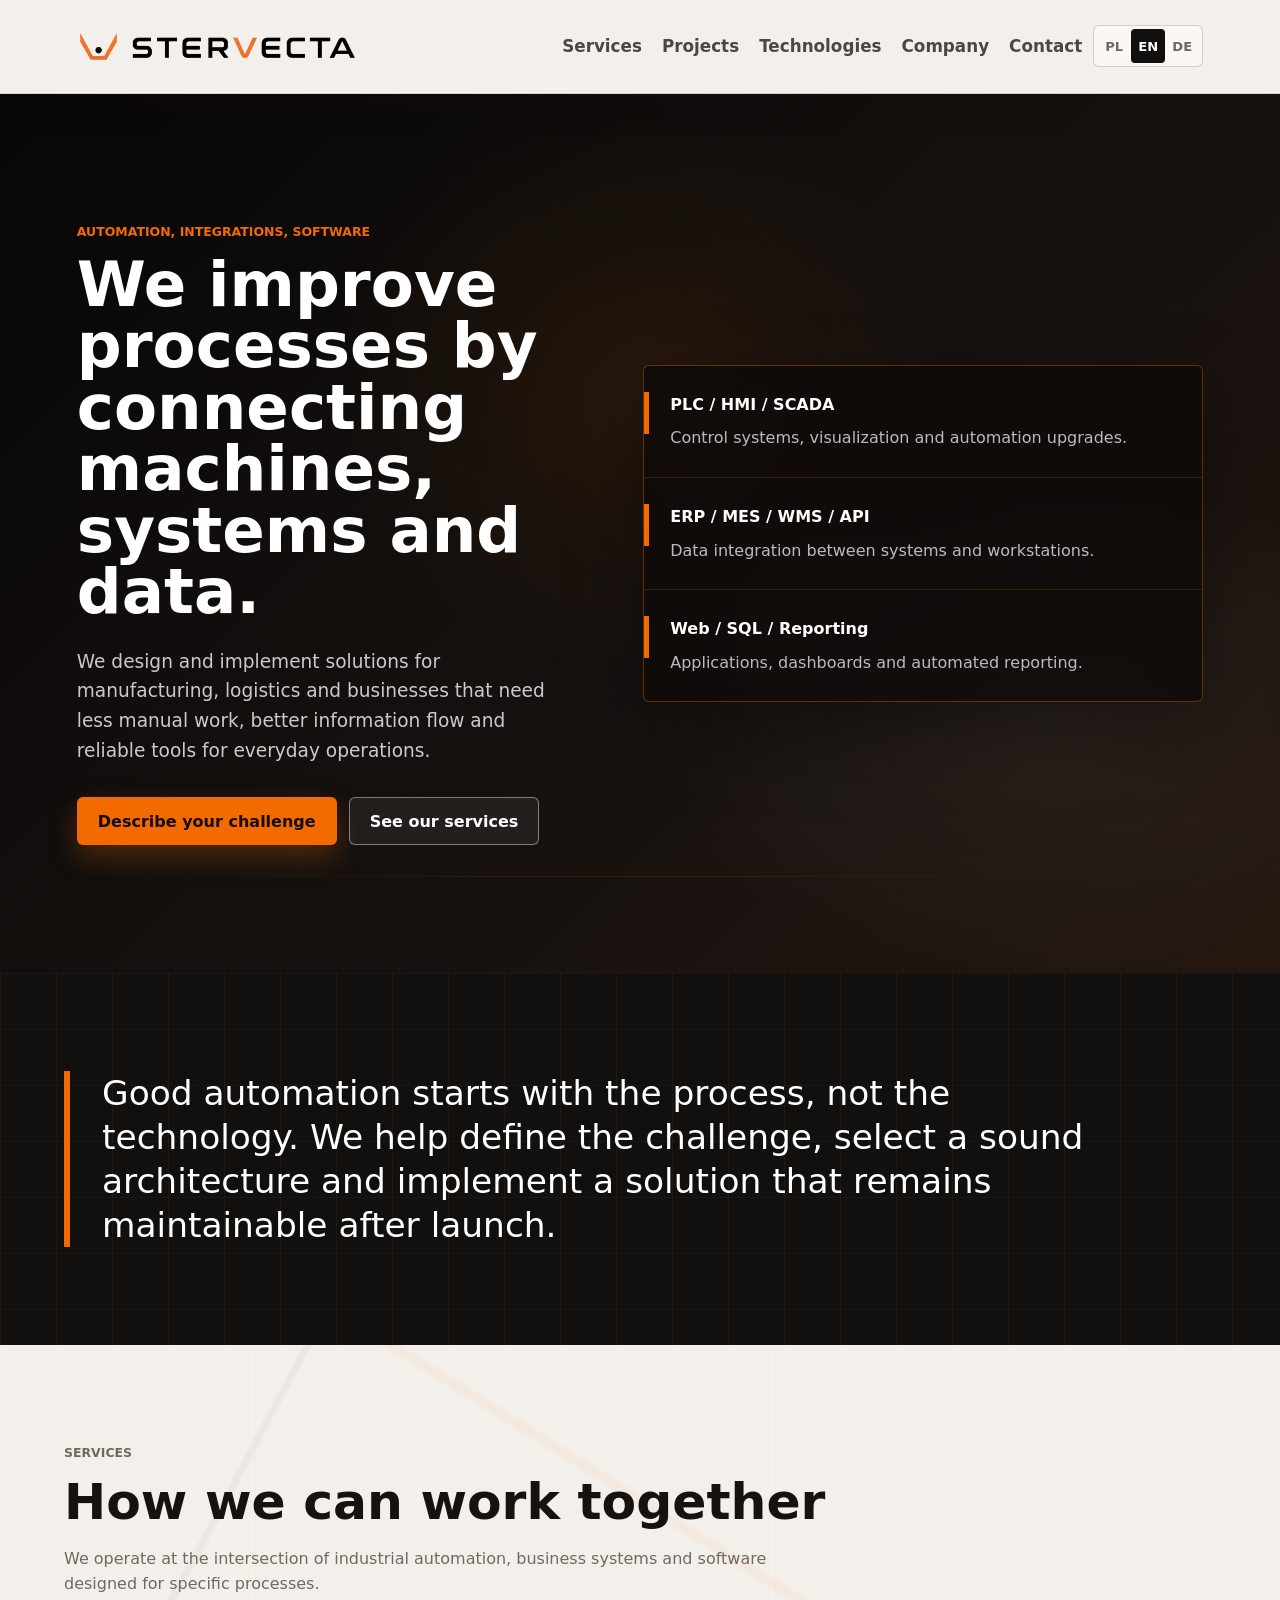
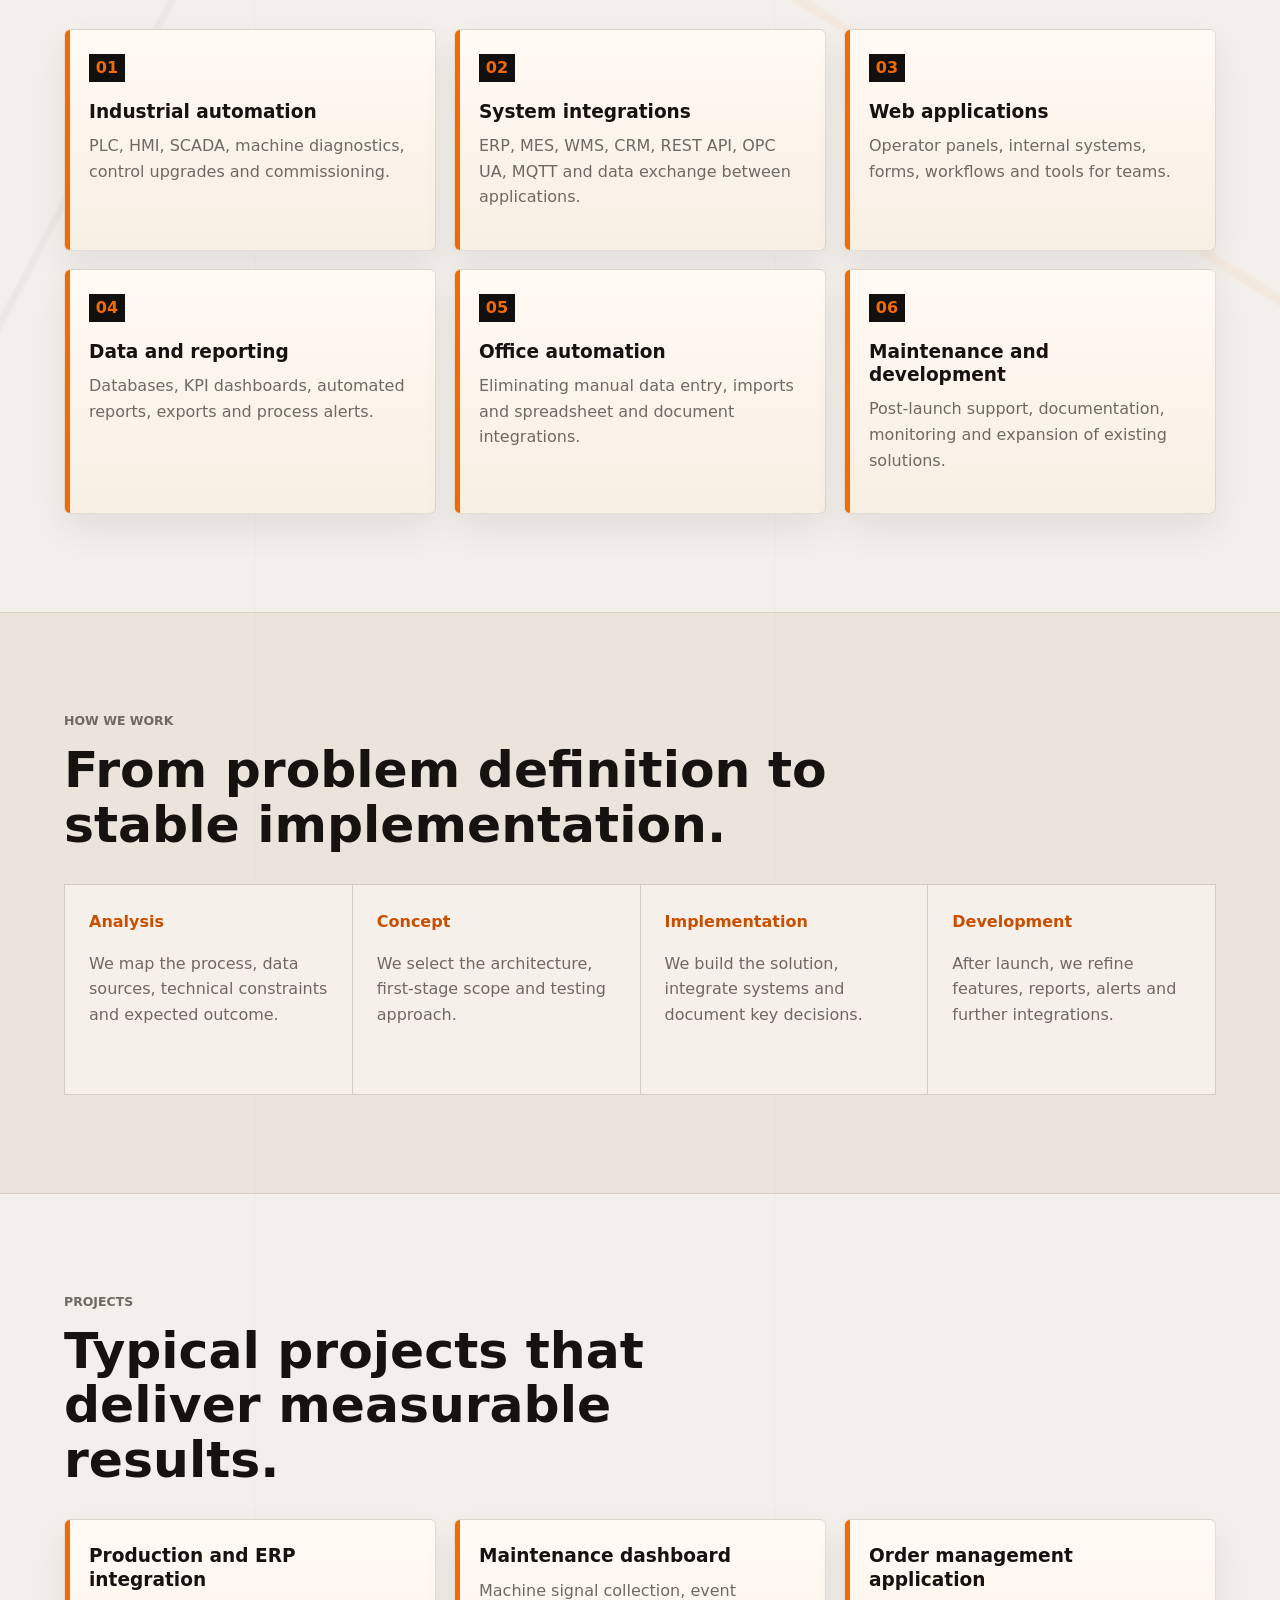
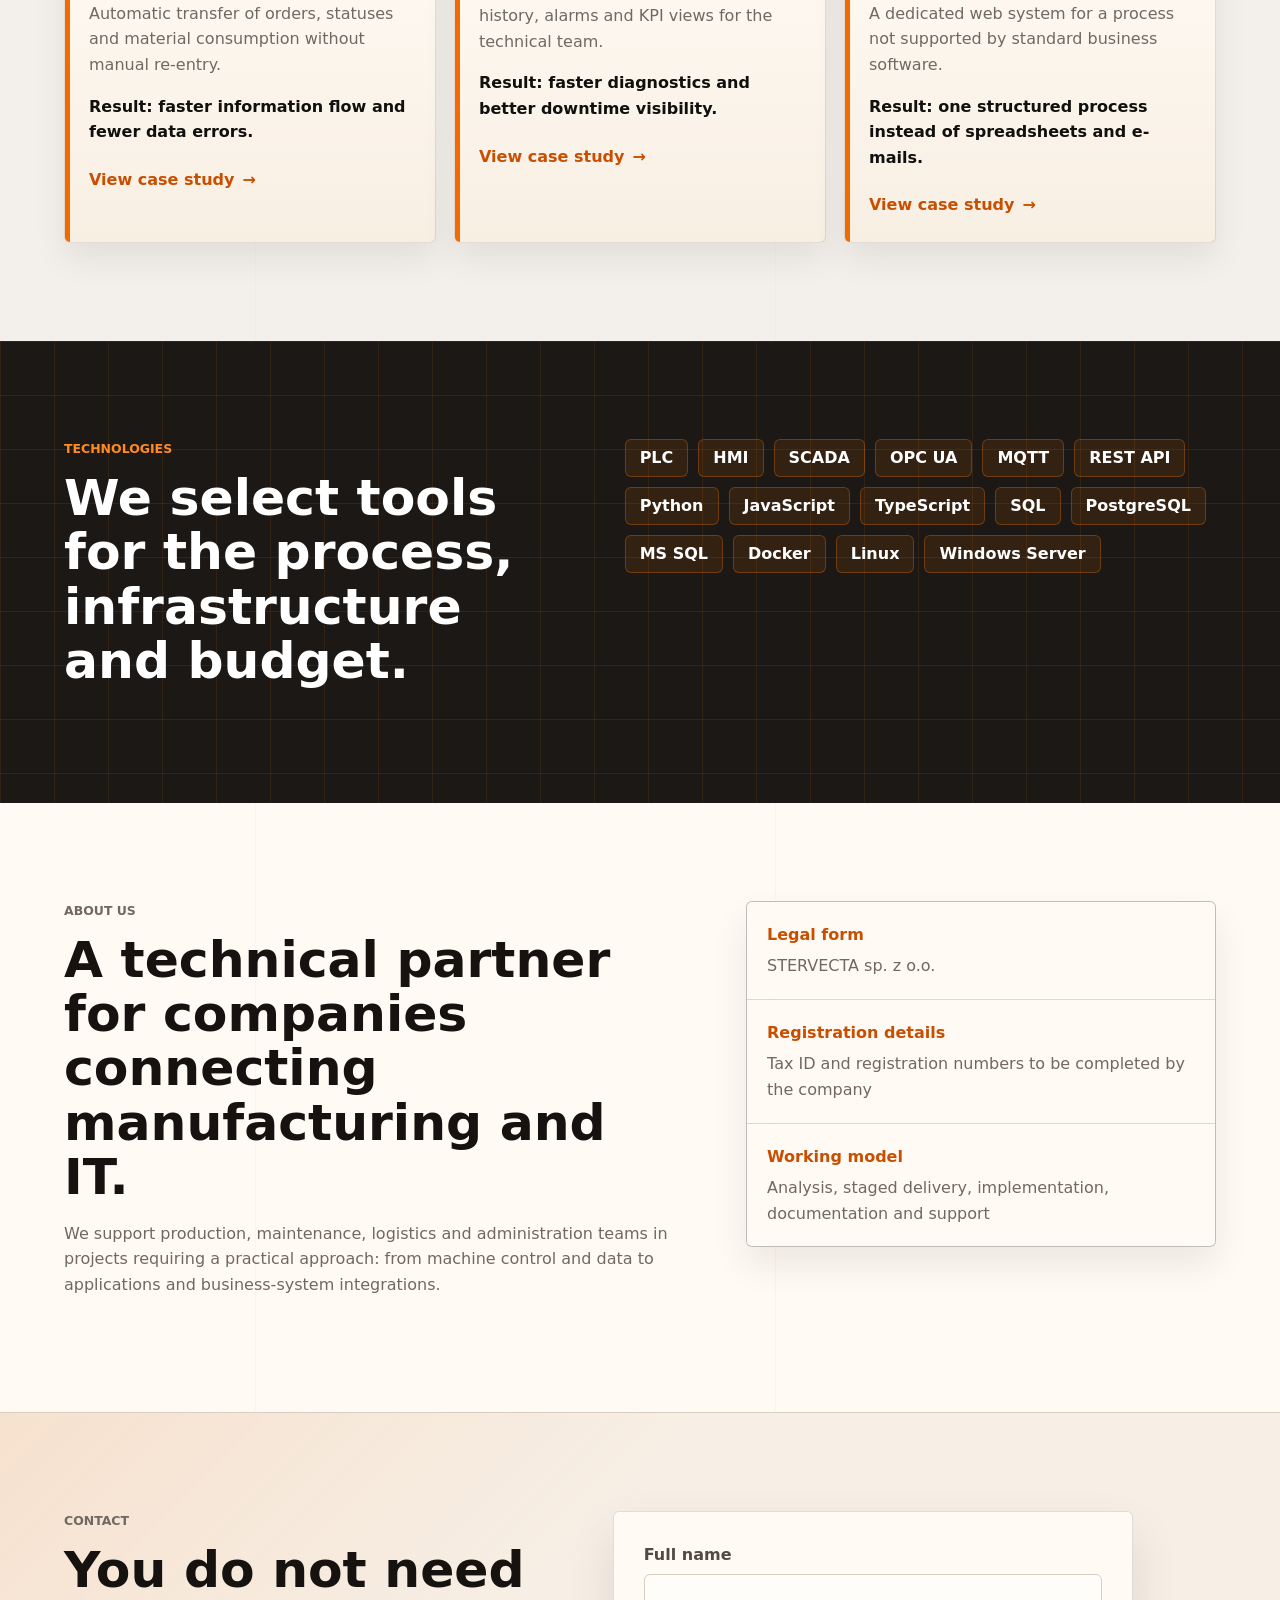
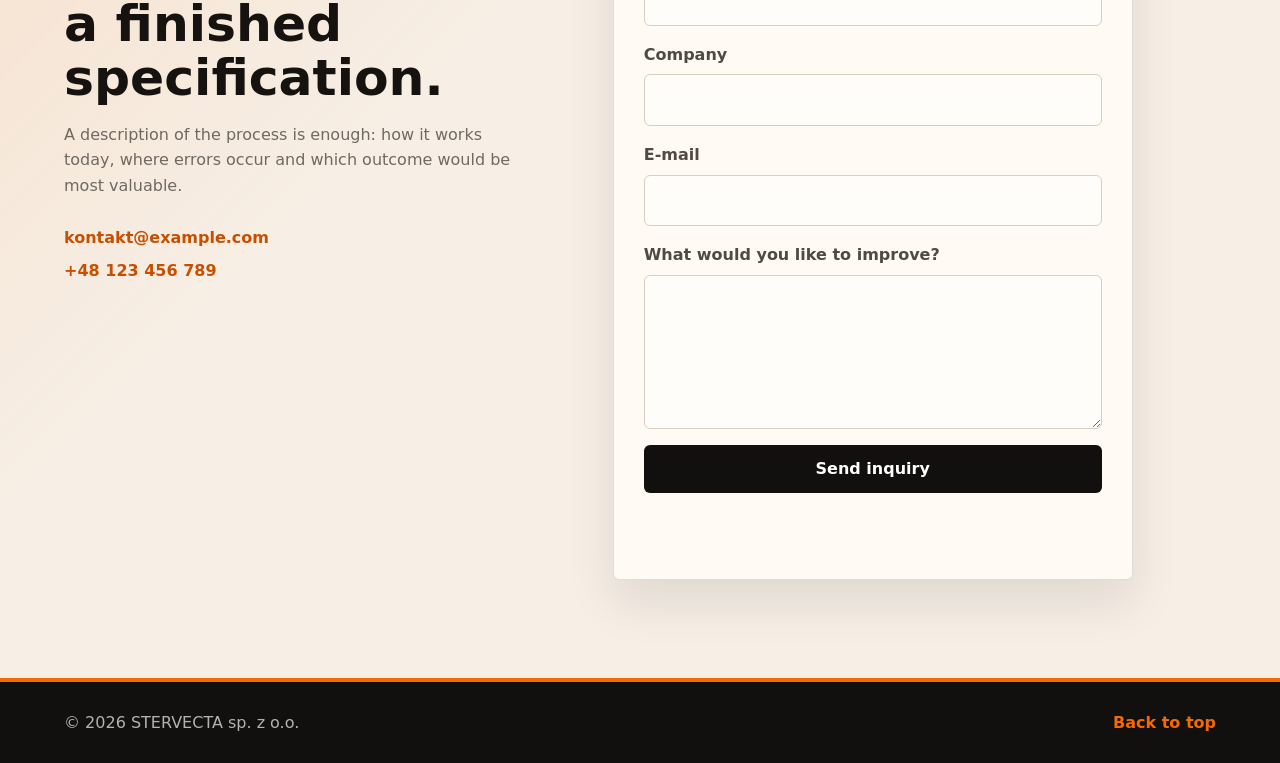
<file: index.html>
<!doctype html>
<html lang="pl">
  <head>
    <meta charset="utf-8">
    <meta name="viewport" content="width=device-width, initial-scale=1">
    <title>Automatyka, integracje i programowanie | STERVECTA</title>
    <meta name="description" content="Automatyka przemysłowa, integracje systemów, aplikacje webowe i automatyzacja procesów dla firm.">
    <link rel="stylesheet" href="styles.css?v=20260614-9">
  </head>
  <body>
    <header class="site-header">
      <a class="brand" href="#top" aria-label="Strona główna" data-i18n-aria-label="brand.home">
        <img class="brand-logo" src="assets/logo-stervecta.png?v=20260614-1" alt="STERVECTA">
      </a>
      <nav class="site-nav" id="site-nav" aria-label="Główne" data-i18n-aria-label="nav.label">
        <a href="#uslugi" data-i18n="nav.services">Usługi</a>
        <a href="#realizacje" data-i18n="nav.projects">Realizacje</a>
        <a href="#technologie" data-i18n="nav.technologies">Technologie</a>
        <a href="#firma" data-i18n="nav.company">Firma</a>
        <a href="#kontakt" data-i18n="nav.contact">Kontakt</a>
        <div class="language-switcher" role="group" aria-label="Wybór języka" data-i18n-aria-label="language.label">
          <button type="button" data-language="pl" aria-pressed="true">PL</button>
          <button type="button" data-language="en" aria-pressed="false">EN</button>
          <button type="button" data-language="de" aria-pressed="false">DE</button>
        </div>
      </nav>
      <div class="header-actions">
        <button class="menu-toggle" type="button" aria-expanded="false" aria-controls="site-nav" aria-label="Otwórz menu" data-i18n-aria-label="menu.open">
          <span></span><span></span><span></span>
        </button>
      </div>
    </header>

    <main id="top">
      <section class="hero">
        <div class="hero-content">
          <p class="eyebrow" data-i18n="hero.eyebrow">Automatyka, integracje, programowanie</p>
          <h1 data-i18n="hero.title">Usprawniamy procesy, łącząc maszyny, systemy i dane.</h1>
          <p class="hero-copy" data-i18n="hero.copy">Projektujemy i wdrażamy rozwiązania dla produkcji, logistyki i firm, które chcą mniej ręcznej pracy, lepszy przepływ informacji i pewne narzędzia do codziennego działania.</p>
          <div class="hero-actions">
            <a class="button primary" href="#kontakt" data-i18n="hero.ctaPrimary">Opisz problem</a>
            <a class="button secondary" href="#uslugi" data-i18n="hero.ctaSecondary">Zobacz zakres prac</a>
          </div>
        </div>
        <aside class="hero-panel" aria-label="Obszary specjalizacji" data-i18n-aria-label="hero.panelLabel">
          <div><span class="metric">PLC / HMI / SCADA</span><p data-i18n="hero.panel1">Sterowanie, wizualizacja i modernizacje układów automatyki.</p></div>
          <div><span class="metric">ERP / MES / WMS / API</span><p data-i18n="hero.panel2">Integracje danych między systemami i stanowiskami pracy.</p></div>
          <div><span class="metric" data-i18n="hero.panel3Title">Web / SQL / Raporty</span><p data-i18n="hero.panel3">Aplikacje, dashboardy i automatyczne raportowanie.</p></div>
        </aside>
      </section>

      <section class="section intro">
        <p class="lead" data-i18n="intro.lead">Dobra automatyzacja nie zaczyna się od technologii, tylko od procesu. Pomagamy opisać problem, dobrać sensowną architekturę i wdrożyć rozwiązanie, które da się utrzymać po uruchomieniu.</p>
      </section>

      <section class="section" id="uslugi">
        <div class="section-heading">
          <p class="eyebrow" data-i18n="services.eyebrow">Usługi</p>
          <h2 data-i18n="services.title">Zakres współpracy</h2>
          <p data-i18n="services.copy">Pracujemy na styku automatyki przemysłowej, systemów biznesowych i oprogramowania tworzonego pod konkretne procesy.</p>
        </div>
        <div class="service-grid">
          <article class="service-card"><span class="card-kicker">01</span><h3 data-i18n="services.s1Title">Automatyka przemysłowa</h3><p data-i18n="services.s1Copy">PLC, HMI, SCADA, diagnostyka maszyn, modernizacje sterowania i uruchomienia.</p></article>
          <article class="service-card"><span class="card-kicker">02</span><h3 data-i18n="services.s2Title">Integracje systemów</h3><p data-i18n="services.s2Copy">ERP, MES, WMS, CRM, REST API, OPC UA, MQTT i wymiana danych między aplikacjami.</p></article>
          <article class="service-card"><span class="card-kicker">03</span><h3 data-i18n="services.s3Title">Aplikacje webowe</h3><p data-i18n="services.s3Copy">Panele operatora, systemy wewnętrzne, formularze, workflow i narzędzia dla zespołów.</p></article>
          <article class="service-card"><span class="card-kicker">04</span><h3 data-i18n="services.s4Title">Dane i raportowanie</h3><p data-i18n="services.s4Copy">Bazy danych, dashboardy KPI, automatyczne raporty, eksporty i alarmy procesowe.</p></article>
          <article class="service-card"><span class="card-kicker">05</span><h3 data-i18n="services.s5Title">Automatyzacja biura</h3><p data-i18n="services.s5Copy">Eliminacja ręcznego przepisywania danych, importy, integracje arkuszy i dokumentów.</p></article>
          <article class="service-card"><span class="card-kicker">06</span><h3 data-i18n="services.s6Title">Utrzymanie i rozwój</h3><p data-i18n="services.s6Copy">Wsparcie po wdrożeniu, dokumentacja, monitoring i rozbudowa istniejących rozwiązań.</p></article>
        </div>
      </section>

      <section class="section process">
        <div class="section-heading"><p class="eyebrow" data-i18n="process.eyebrow">Jak pracujemy</p><h2 data-i18n="process.title">Od opisu problemu do stabilnego wdrożenia.</h2></div>
        <ol class="process-list">
          <li><span data-i18n="process.p1Title">Analiza</span><p data-i18n="process.p1Copy">Mapujemy proces, źródła danych, ograniczenia techniczne i oczekiwany efekt.</p></li>
          <li><span data-i18n="process.p2Title">Koncepcja</span><p data-i18n="process.p2Copy">Dobieramy architekturę, zakres pierwszego etapu i sposób testowania.</p></li>
          <li><span data-i18n="process.p3Title">Wdrożenie</span><p data-i18n="process.p3Copy">Budujemy rozwiązanie, integrujemy systemy i dokumentujemy kluczowe decyzje.</p></li>
          <li><span data-i18n="process.p4Title">Rozwój</span><p data-i18n="process.p4Copy">Po uruchomieniu dopracowujemy funkcje, raporty, alerty i kolejne integracje.</p></li>
        </ol>
      </section>

      <section class="section" id="realizacje" data-show-project-links="true">
        <div class="section-heading"><p class="eyebrow" data-i18n="projects.eyebrow">Realizacje</p><h2 data-i18n="projects.title">Typowe projekty, które przynoszą mierzalny efekt.</h2></div>
        <div class="case-grid">
          <article class="case-card"><h3 data-i18n="projects.c1Title">Integracja produkcji z ERP</h3><p data-i18n="projects.c1Copy">Automatyczne przekazywanie zleceń, statusów i zużycia materiałów bez ręcznego przepisywania.</p><strong data-i18n="projects.c1Effect">Efekt: krótszy obieg informacji i mniej błędów w danych.</strong><a class="case-link" data-project-link href="realizacje/integracja-produkcji-erp.html" data-i18n="projects.c1Link">Zobacz realizację</a></article>
          <article class="case-card"><h3 data-i18n="projects.c2Title">Dashboard utrzymania ruchu</h3><p data-i18n="projects.c2Copy">Zbieranie sygnałów z maszyn, historia zdarzeń, alarmy i widok KPI dla zespołu technicznego.</p><strong data-i18n="projects.c2Effect">Efekt: szybsza diagnostyka i lepsza widoczność przestojów.</strong><a class="case-link" data-project-link href="realizacje/dashboard-utrzymania-ruchu.html" data-i18n="projects.c2Link">Zobacz realizację</a></article>
          <article class="case-card"><h3 data-i18n="projects.c3Title">Aplikacja do obsługi zleceń</h3><p data-i18n="projects.c3Copy">Dedykowany system webowy dla procesu, którego nie obsługuje standardowy program firmowy.</p><strong data-i18n="projects.c3Effect">Efekt: jeden uporządkowany proces zamiast arkuszy i maili.</strong><a class="case-link" data-project-link href="realizacje/aplikacja-obslugi-zlecen.html" data-i18n="projects.c3Link">Zobacz realizację</a></article>
        </div>
      </section>

      <section class="section split" id="technologie">
        <div><p class="eyebrow" data-i18n="tech.eyebrow">Technologie</p><h2 data-i18n="tech.title">Dobieramy narzędzia do procesu, infrastruktury i budżetu.</h2></div>
        <div class="tag-cloud" aria-label="Technologie" data-i18n-aria-label="tech.label"><span>PLC</span><span>HMI</span><span>SCADA</span><span>OPC UA</span><span>MQTT</span><span>REST API</span><span>Python</span><span>JavaScript</span><span>TypeScript</span><span>SQL</span><span>PostgreSQL</span><span>MS SQL</span><span>Docker</span><span>Linux</span><span>Windows Server</span></div>
      </section>

      <section class="section company" id="firma">
        <div class="company-copy"><p class="eyebrow" data-i18n="company.eyebrow">O firmie</p><h2 data-i18n="company.title">Techniczny partner dla firm, które chcą łączyć świat produkcji i IT.</h2><p data-i18n="company.copy">Wspieramy zespoły produkcji, utrzymania ruchu, logistyki i administracji w projektach, które wymagają praktycznego podejścia: od sterowania i danych z maszyn po aplikacje oraz integracje z systemami firmowymi.</p></div>
        <dl class="company-facts">
          <div><dt data-i18n="company.formLabel">Forma</dt><dd>STERVECTA sp. z o.o.</dd></div>
          <div><dt data-i18n="company.registryLabel">Dane rejestrowe</dt><dd data-i18n="company.registryValue">NIP, REGON i KRS do uzupełnienia po stronie firmy</dd></div>
          <div><dt data-i18n="company.modelLabel">Model pracy</dt><dd data-i18n="company.modelValue">Analiza, etapowanie, wdrożenie, dokumentacja i wsparcie</dd></div>
        </dl>
      </section>

      <section class="section contact" id="kontakt">
        <div class="section-heading"><p class="eyebrow" data-i18n="contact.eyebrow">Kontakt</p><h2 data-i18n="contact.title">Nie musisz mieć gotowej specyfikacji.</h2><p data-i18n="contact.copy">Wystarczy opis procesu, który chcesz usprawnić: co działa dzisiaj, gdzie powstają błędy i jaki efekt byłby najcenniejszy.</p><div class="contact-lines"><a href="mailto:kontakt@example.com">kontakt@example.com</a><a href="tel:+48123456789">+48 123 456 789</a></div></div>
        <form class="contact-form">
          <label><span data-i18n="form.name">Imię i nazwisko</span><input type="text" name="name" autocomplete="name"></label>
          <label><span data-i18n="form.company">Firma</span><input type="text" name="company" autocomplete="organization"></label>
          <label><span data-i18n="form.email">E-mail</span><input type="email" name="email" autocomplete="email"></label>
          <label><span data-i18n="form.message">Co chcesz usprawnić?</span><textarea name="message" rows="5"></textarea></label>
          <button class="button primary dark" type="submit" data-i18n="form.submit">Wyślij zapytanie</button>
          <p class="form-status" role="status" aria-live="polite"></p>
        </form>
      </section>
    </main>

    <footer class="site-footer"><span>&copy; 2026 STERVECTA sp. z o.o.</span><a href="#top" data-i18n="footer.top">Do góry</a></footer>
    <script src="script.js?v=20260614-6"></script>
  </body>
</html>
</file>
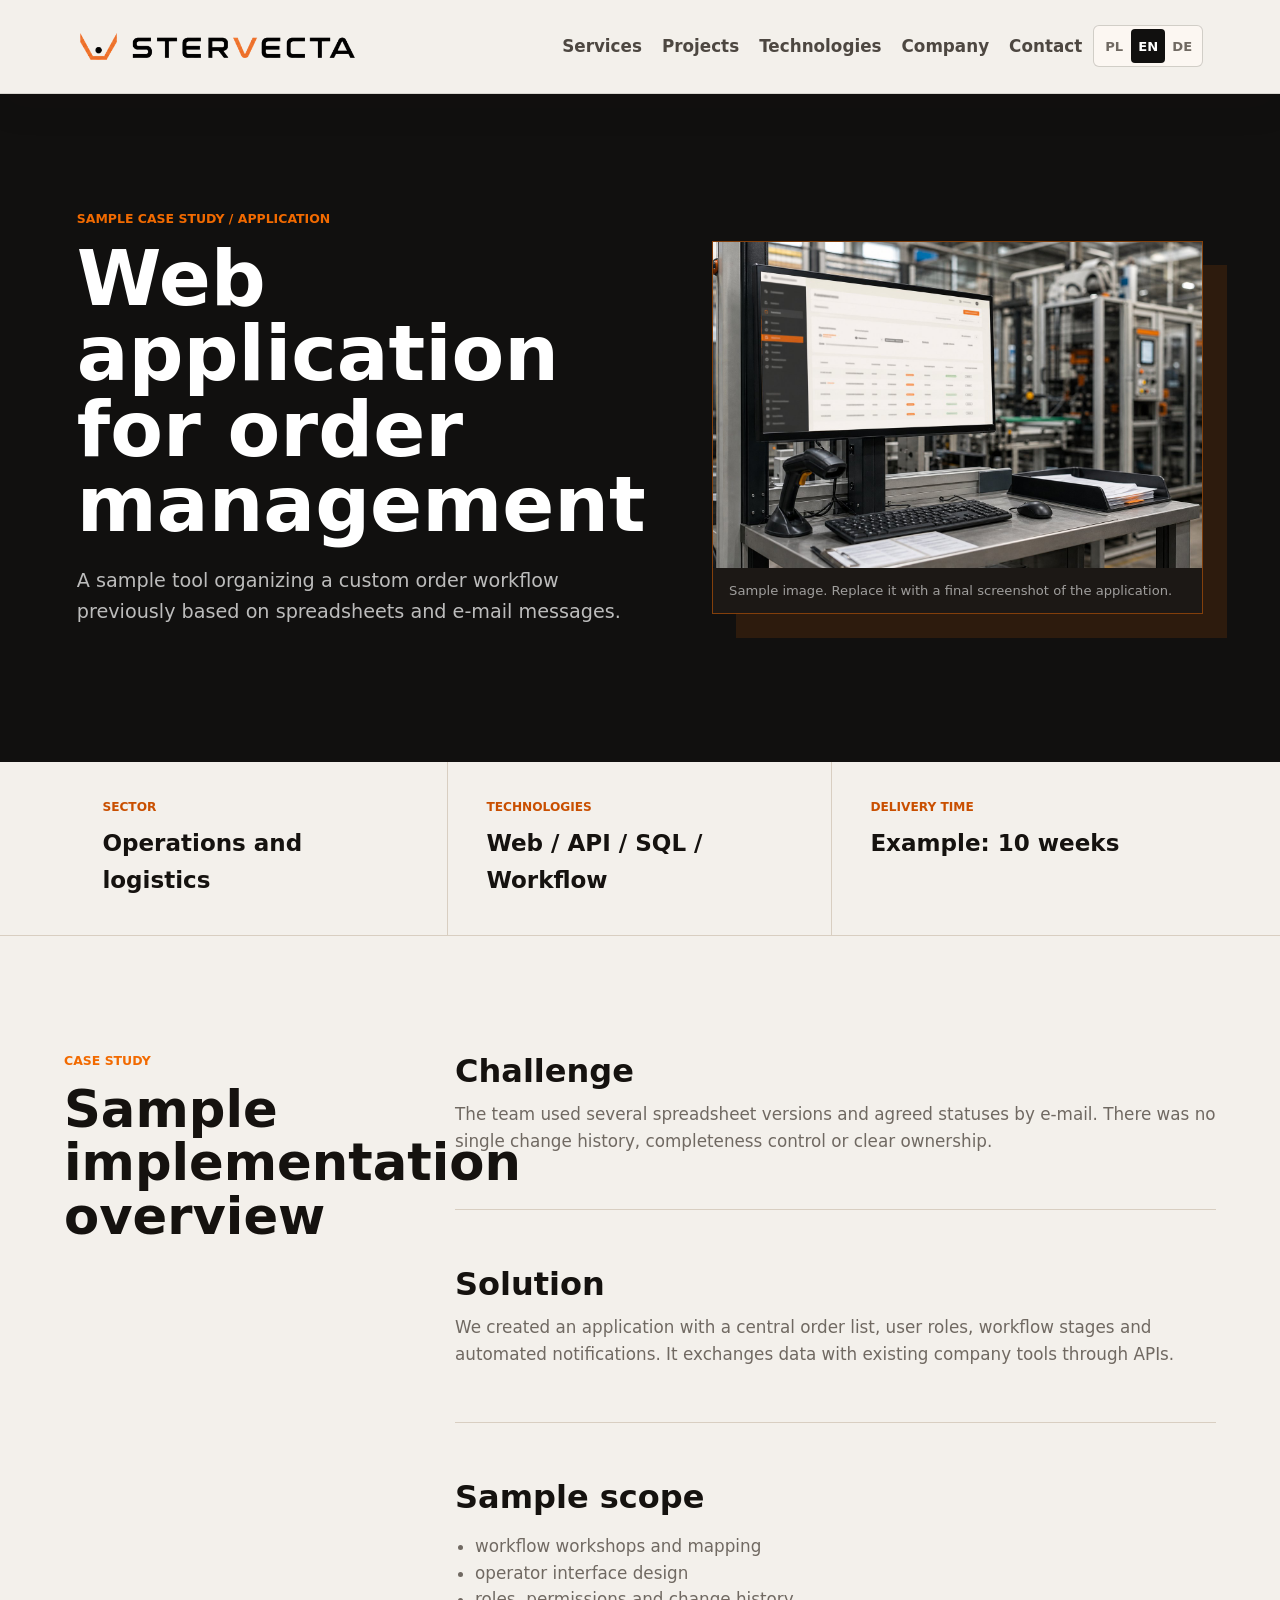
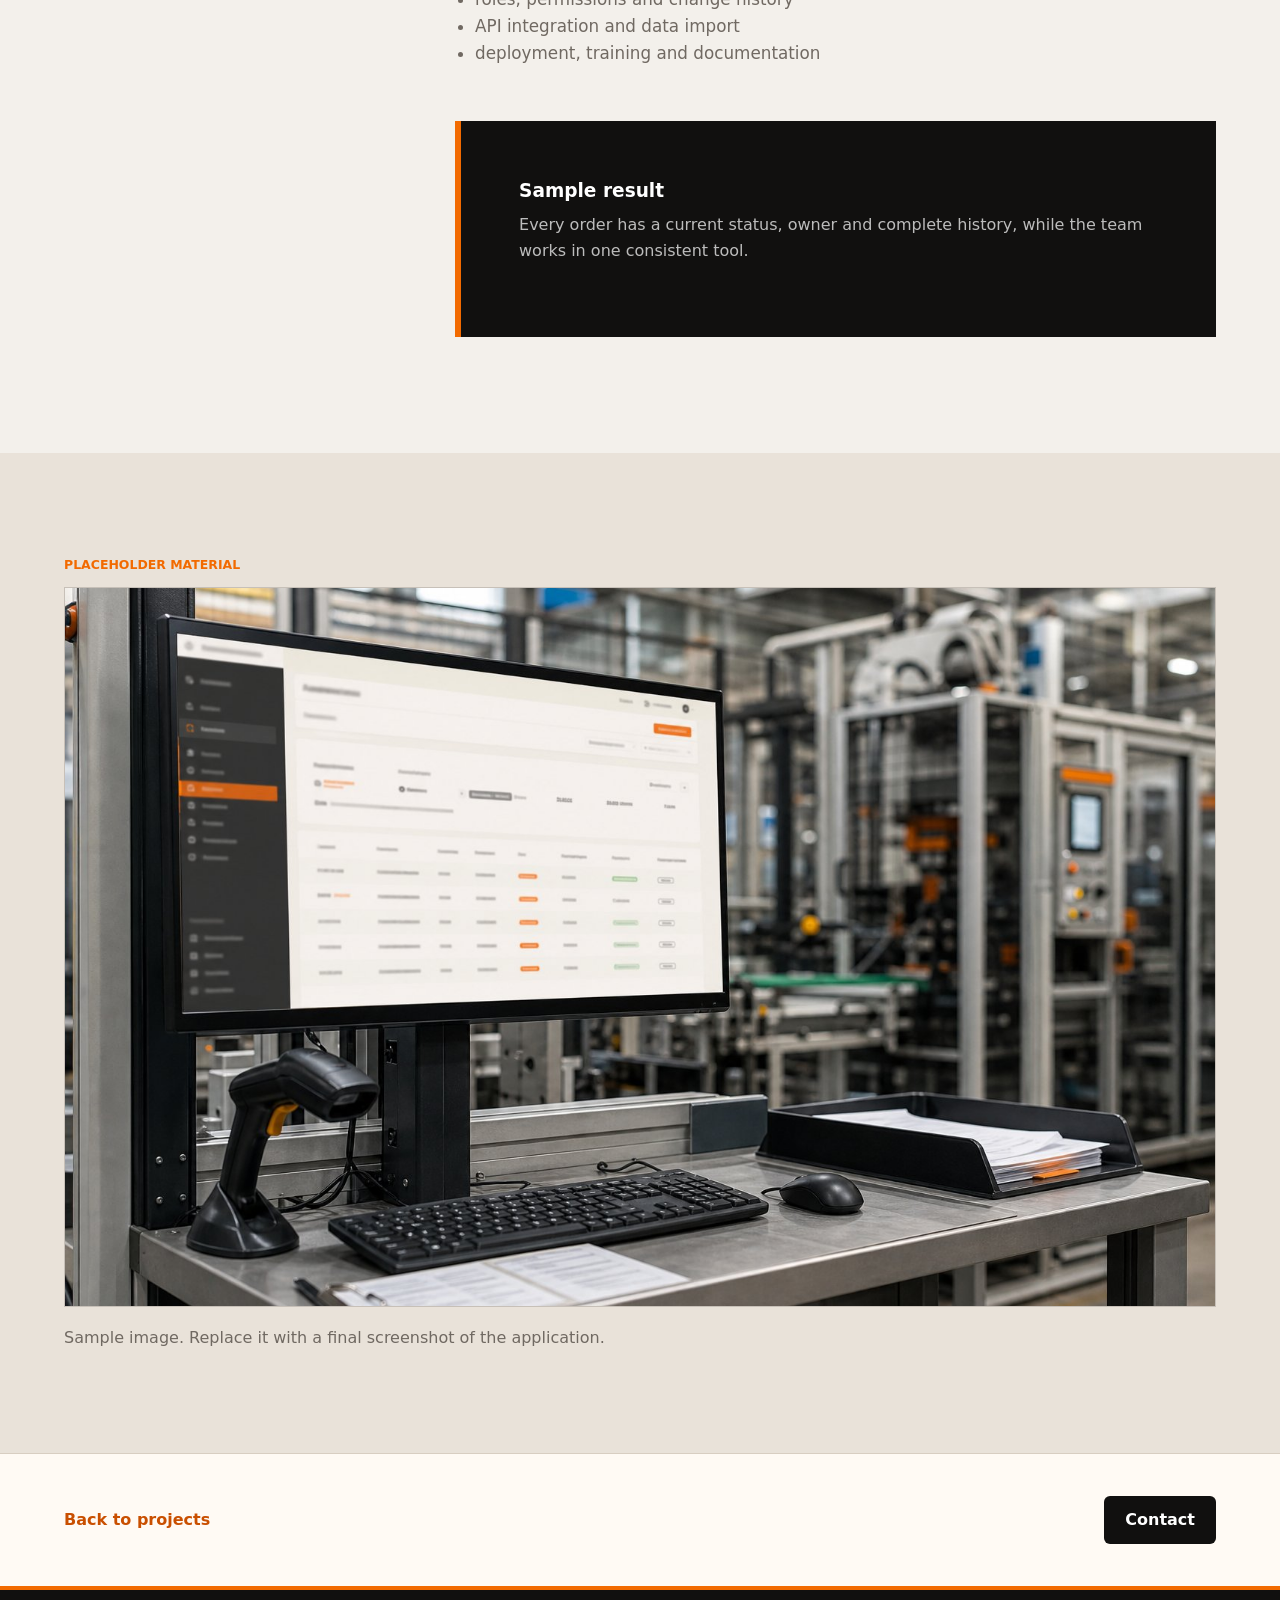
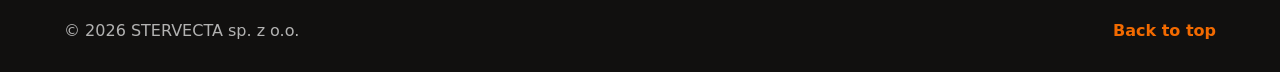
<file: realizacje/aplikacja-obslugi-zlecen.html>
<!doctype html>
<html lang="pl">
  <head>
    <meta charset="utf-8">
    <meta name="viewport" content="width=device-width, initial-scale=1">
    <title>Aplikacja webowa do obsługi zleceń | STERVECTA</title>
    <meta name="description" content="Przykładowe narzędzie porządkujące niestandardowy proces realizacji zleceń, który wcześniej opierał się na arkuszach i wiadomościach e-mail.">
    <link rel="stylesheet" href="../styles.css?v=20260614-9">
    <link rel="stylesheet" href="realizacje.css?v=20260614-1">
  </head>
  <body class="project-page" data-project="orders">
    <header class="site-header">
      <a class="brand" href="../index.html" aria-label="STERVECTA">
        <img class="brand-logo" src="../assets/logo-stervecta.png?v=20260614-1" alt="STERVECTA">
      </a>
      <nav class="site-nav" id="site-nav" aria-label="Główne">
        <a href="../index.html#uslugi" data-common-text="navServices">Usługi</a>
        <a href="../index.html#realizacje" data-common-text="navProjects">Realizacje</a>
        <a href="../index.html#technologie" data-common-text="navTech">Technologie</a>
        <a href="../index.html#firma" data-common-text="navCompany">Firma</a>
        <a href="../index.html#kontakt" data-common-text="navContact">Kontakt</a>
        <div class="language-switcher" role="group" aria-label="Wybór języka">
          <button type="button" data-language="pl" aria-pressed="true">PL</button>
          <button type="button" data-language="en" aria-pressed="false">EN</button>
          <button type="button" data-language="de" aria-pressed="false">DE</button>
        </div>
      </nav>
      <div class="header-actions">
        <button class="menu-toggle" type="button" aria-expanded="false" aria-controls="site-nav" aria-label="Otwórz menu"><span></span><span></span><span></span></button>
      </div>
    </header>

    <main class="project-main" id="top">
      <section class="project-hero">
        <div>
          <p class="eyebrow" data-project-text="eyebrow">Przykładowa realizacja / Aplikacja</p>
          <h1 data-project-text="title">Aplikacja webowa do obsługi zleceń</h1>
          <p class="project-hero-copy" data-project-text="lead">Przykładowe narzędzie porządkujące niestandardowy proces realizacji zleceń, który wcześniej opierał się na arkuszach i wiadomościach e-mail.</p>
        </div>
        <figure class="project-hero-media">
          <img src="../assets/realizacje/aplikacja-obslugi-zlecen.jpg" alt="Przemysłowe stanowisko z aplikacją do obsługi zleceń">
          <figcaption data-project-text="imageNote">Przykładowa grafika do późniejszej wymiany.</figcaption>
        </figure>
      </section>

      <section class="project-summary" aria-label="Podsumowanie projektu">
        <div><span data-common-text="sectorLabel">Branża</span><strong data-project-text="sector">Operacje i logistyka</strong></div>
        <div><span data-common-text="scopeLabel">Technologie</span><strong data-project-text="scope">Web / API / SQL / Workflow</strong></div>
        <div><span data-common-text="durationLabel">Czas realizacji</span><strong data-project-text="duration">Przykładowo: 10 tygodni</strong></div>
      </section>

      <section class="project-story">
        <aside><p class="eyebrow">Case study</p><h2 data-common-text="detailsTitle">Opis przykładowego wdrożenia</h2></aside>
        <div>
          <article class="project-copy-block"><h3 data-project-text="challenge">Wyzwanie</h3><p data-project-text="challengeText">Zespół korzystał z kilku wersji arkusza, a statusy były uzgadniane mailowo. Brakowało jednej historii zmian, kontroli kompletności i jasnego podziału odpowiedzialności.</p></article>
          <article class="project-copy-block"><h3 data-project-text="solution">Rozwiązanie</h3><p data-project-text="solutionText">Powstała aplikacja z centralną listą zleceń, rolami użytkowników, etapami realizacji i automatycznymi powiadomieniami. System wymienia dane z istniejącymi narzędziami firmy przez API.</p></article>
          <article class="project-copy-block"><h3 data-project-text="elements">Zakres przykładowy</h3><ul data-project-list>
              <li>Warsztaty i mapowanie workflow</li>
              <li>Projekt interfejsu dla operatorów</li>
              <li>Role, uprawnienia i historia zmian</li>
              <li>Integracja API i import danych</li>
              <li>Wdrożenie, szkolenie i dokumentacja</li>
            </ul></article>
          <article class="project-result"><h3 data-project-text="result">Przykładowy efekt</h3><p data-project-text="resultText">Każde zlecenie ma aktualny status, właściciela i kompletną historię, a zespół pracuje w jednym spójnym narzędziu.</p></article>
        </div>
      </section>

      <section class="project-gallery">
        <p class="eyebrow" data-common-text="galleryTitle">Materiał zastępczy</p>
        <img src="../assets/realizacje/aplikacja-obslugi-zlecen.jpg" alt="Przemysłowe stanowisko z aplikacją do obsługi zleceń">
        <p class="project-gallery-note" data-project-text="imageNote">Przykładowa grafika do późniejszej wymiany.</p>
      </section>

      <section class="project-next">
        <a class="project-back" href="../index.html#realizacje" data-project-text="back">Wróć do realizacji</a>
        <a class="button primary dark" href="../index.html#kontakt" data-common-text="navContact">Kontakt</a>
      </section>
    </main>

    <footer class="site-footer"><span>&copy; 2026 STERVECTA sp. z o.o.</span><a href="#top" data-common-text="footerTop">Do góry</a></footer>
    <script src="realizacje.js?v=20260614-1"></script>
  </body>
</html>
</file>
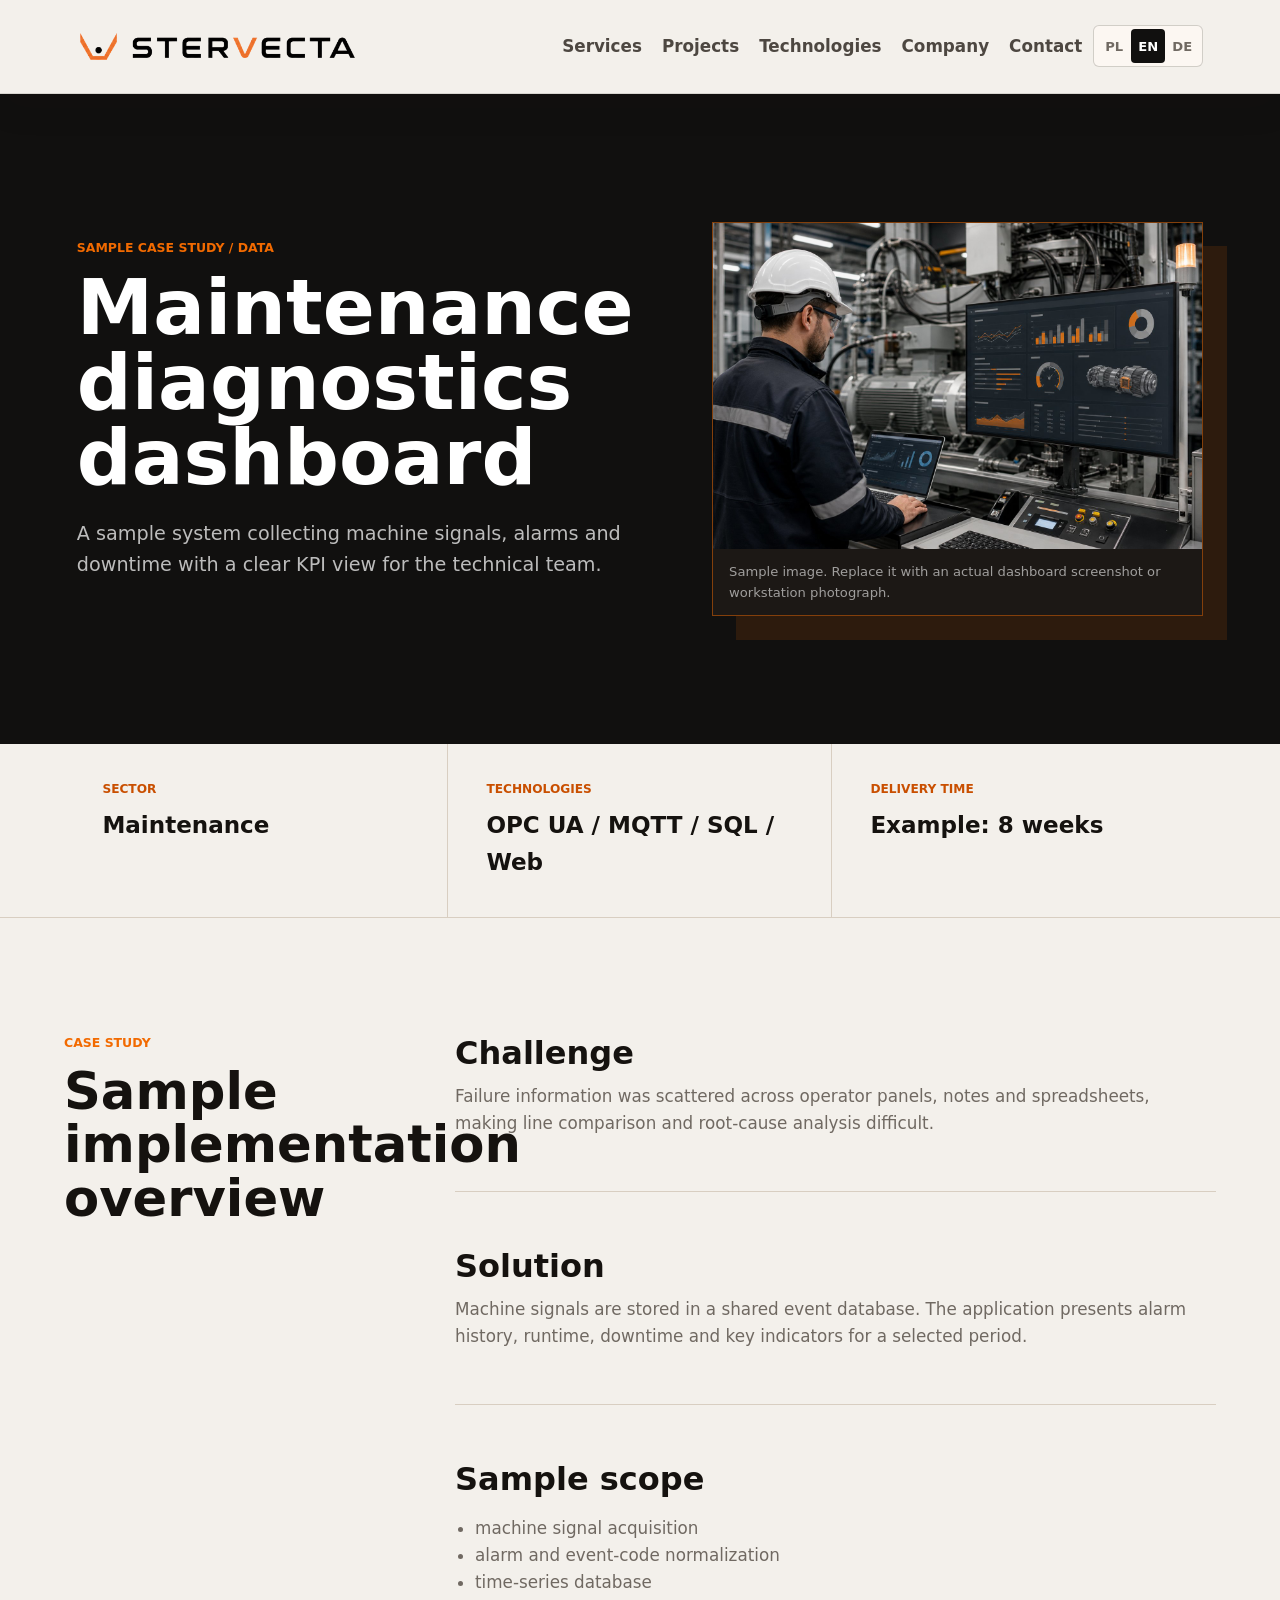
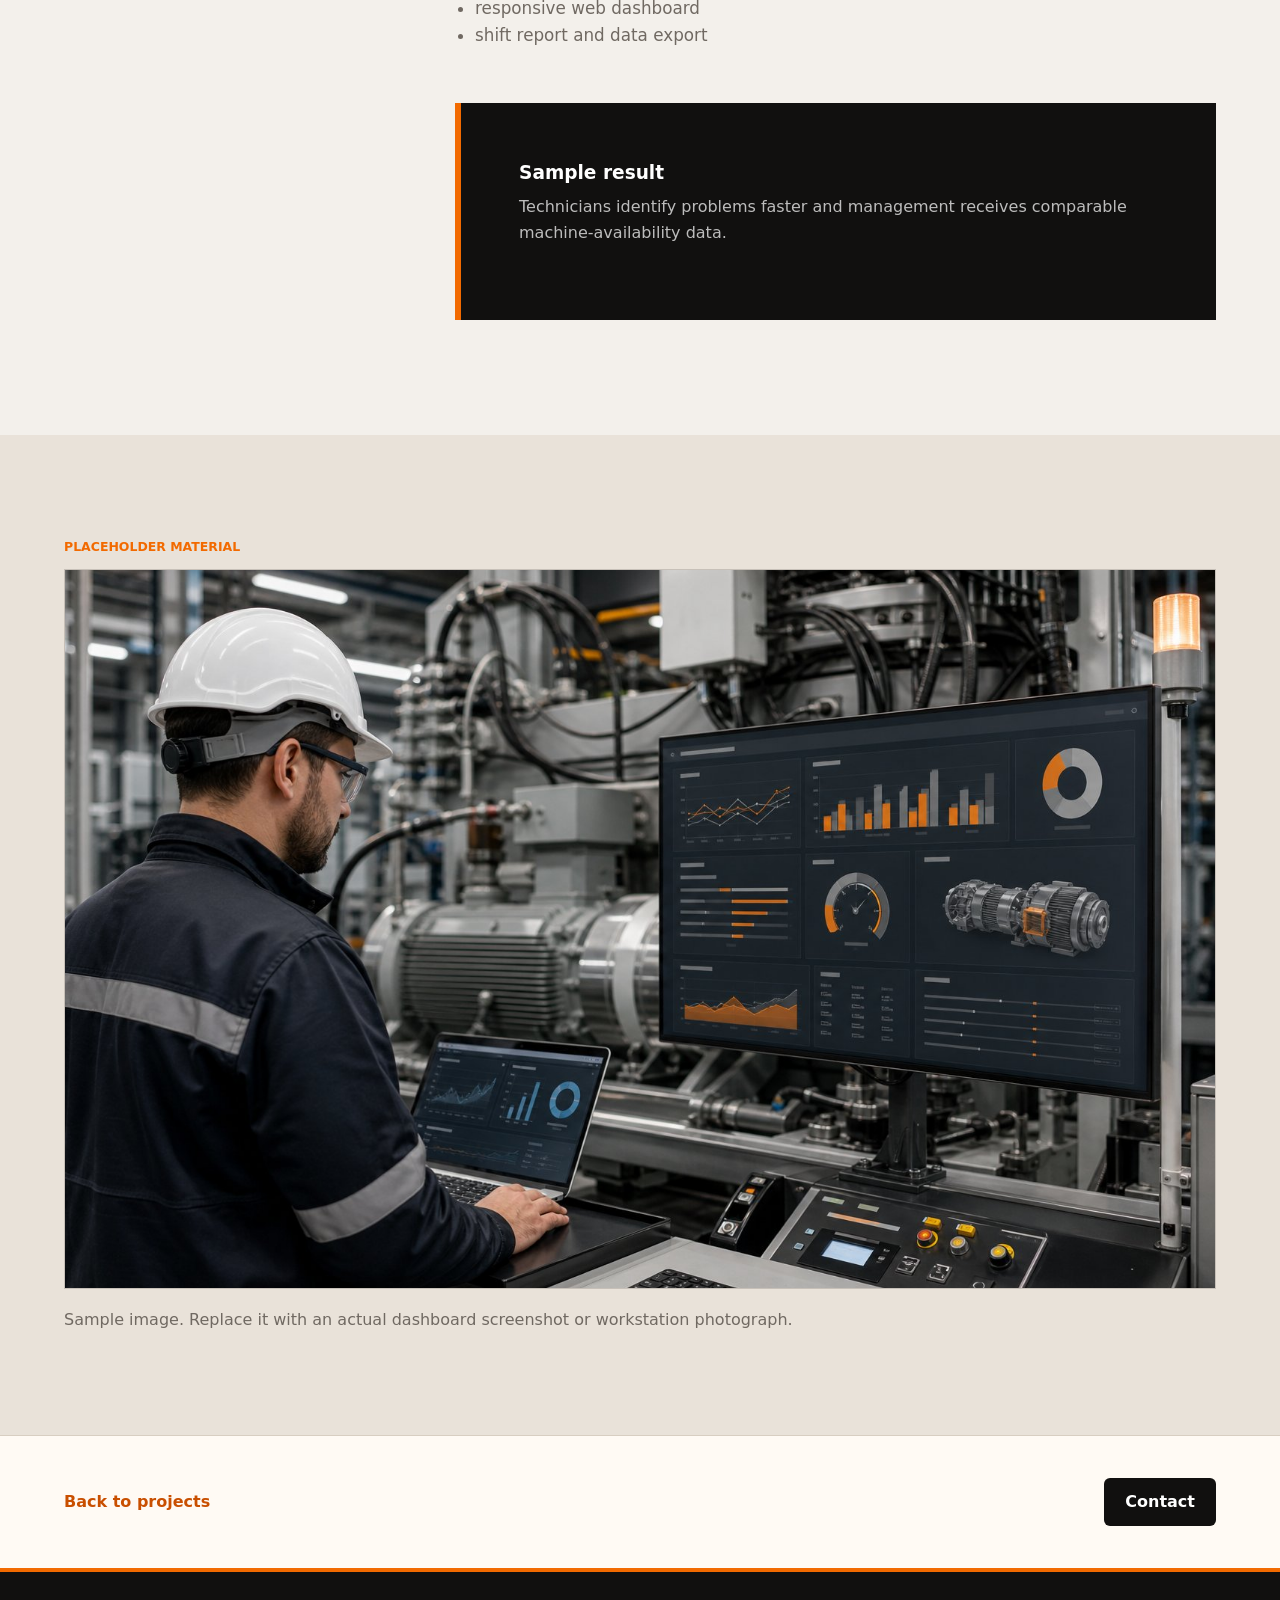
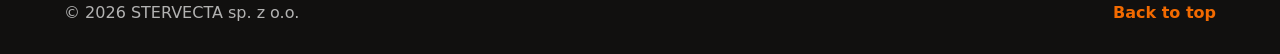
<file: realizacje/dashboard-utrzymania-ruchu.html>
<!doctype html>
<html lang="pl">
  <head>
    <meta charset="utf-8">
    <meta name="viewport" content="width=device-width, initial-scale=1">
    <title>Dashboard diagnostyczny utrzymania ruchu | STERVECTA</title>
    <meta name="description" content="Przykładowy system zbierania sygnałów maszynowych, alarmów i przestojów z czytelnym widokiem KPI dla zespołu technicznego.">
    <link rel="stylesheet" href="../styles.css?v=20260614-9">
    <link rel="stylesheet" href="realizacje.css?v=20260614-1">
  </head>
  <body class="project-page" data-project="maintenance">
    <header class="site-header">
      <a class="brand" href="../index.html" aria-label="STERVECTA">
        <img class="brand-logo" src="../assets/logo-stervecta.png?v=20260614-1" alt="STERVECTA">
      </a>
      <nav class="site-nav" id="site-nav" aria-label="Główne">
        <a href="../index.html#uslugi" data-common-text="navServices">Usługi</a>
        <a href="../index.html#realizacje" data-common-text="navProjects">Realizacje</a>
        <a href="../index.html#technologie" data-common-text="navTech">Technologie</a>
        <a href="../index.html#firma" data-common-text="navCompany">Firma</a>
        <a href="../index.html#kontakt" data-common-text="navContact">Kontakt</a>
        <div class="language-switcher" role="group" aria-label="Wybór języka">
          <button type="button" data-language="pl" aria-pressed="true">PL</button>
          <button type="button" data-language="en" aria-pressed="false">EN</button>
          <button type="button" data-language="de" aria-pressed="false">DE</button>
        </div>
      </nav>
      <div class="header-actions">
        <button class="menu-toggle" type="button" aria-expanded="false" aria-controls="site-nav" aria-label="Otwórz menu"><span></span><span></span><span></span></button>
      </div>
    </header>

    <main class="project-main" id="top">
      <section class="project-hero">
        <div>
          <p class="eyebrow" data-project-text="eyebrow">Przykładowa realizacja / Dane</p>
          <h1 data-project-text="title">Dashboard diagnostyczny utrzymania ruchu</h1>
          <p class="project-hero-copy" data-project-text="lead">Przykładowy system zbierania sygnałów maszynowych, alarmów i przestojów z czytelnym widokiem KPI dla zespołu technicznego.</p>
        </div>
        <figure class="project-hero-media">
          <img src="../assets/realizacje/dashboard-utrzymania-ruchu.jpg" alt="Stanowisko diagnostyczne utrzymania ruchu">
          <figcaption data-project-text="imageNote">Przykładowa grafika do późniejszej wymiany.</figcaption>
        </figure>
      </section>

      <section class="project-summary" aria-label="Podsumowanie projektu">
        <div><span data-common-text="sectorLabel">Branża</span><strong data-project-text="sector">Utrzymanie ruchu</strong></div>
        <div><span data-common-text="scopeLabel">Technologie</span><strong data-project-text="scope">OPC UA / MQTT / SQL / Web</strong></div>
        <div><span data-common-text="durationLabel">Czas realizacji</span><strong data-project-text="duration">Przykładowo: 8 tygodni</strong></div>
      </section>

      <section class="project-story">
        <aside><p class="eyebrow">Case study</p><h2 data-common-text="detailsTitle">Opis przykładowego wdrożenia</h2></aside>
        <div>
          <article class="project-copy-block"><h3 data-project-text="challenge">Wyzwanie</h3><p data-project-text="challengeText">Informacje o awariach były rozproszone pomiędzy panelami operatorskimi, notatkami i arkuszami. Trudno było porównać linie oraz ustalić rzeczywiste przyczyny przestojów.</p></article>
          <article class="project-copy-block"><h3 data-project-text="solution">Rozwiązanie</h3><p data-project-text="solutionText">Sygnały z maszyn trafiają do wspólnej bazy zdarzeń. Aplikacja prezentuje historię alarmów, czas pracy, przestoje i najważniejsze wskaźniki dla wybranego okresu.</p></article>
          <article class="project-copy-block"><h3 data-project-text="elements">Zakres przykładowy</h3><ul data-project-list>
              <li>Pozyskanie sygnałów z maszyn</li>
              <li>Ujednolicenie alarmów i kodów zdarzeń</li>
              <li>Baza danych szeregów czasowych</li>
              <li>Responsywny dashboard webowy</li>
              <li>Raport zmianowy i eksport danych</li>
            </ul></article>
          <article class="project-result"><h3 data-project-text="result">Przykładowy efekt</h3><p data-project-text="resultText">Technicy szybciej identyfikują źródło problemu, a kierownictwo otrzymuje porównywalne dane o dostępności maszyn.</p></article>
        </div>
      </section>

      <section class="project-gallery">
        <p class="eyebrow" data-common-text="galleryTitle">Materiał zastępczy</p>
        <img src="../assets/realizacje/dashboard-utrzymania-ruchu.jpg" alt="Stanowisko diagnostyczne utrzymania ruchu">
        <p class="project-gallery-note" data-project-text="imageNote">Przykładowa grafika do późniejszej wymiany.</p>
      </section>

      <section class="project-next">
        <a class="project-back" href="../index.html#realizacje" data-project-text="back">Wróć do realizacji</a>
        <a class="button primary dark" href="../index.html#kontakt" data-common-text="navContact">Kontakt</a>
      </section>
    </main>

    <footer class="site-footer"><span>&copy; 2026 STERVECTA sp. z o.o.</span><a href="#top" data-common-text="footerTop">Do góry</a></footer>
    <script src="realizacje.js?v=20260614-1"></script>
  </body>
</html>
</file>
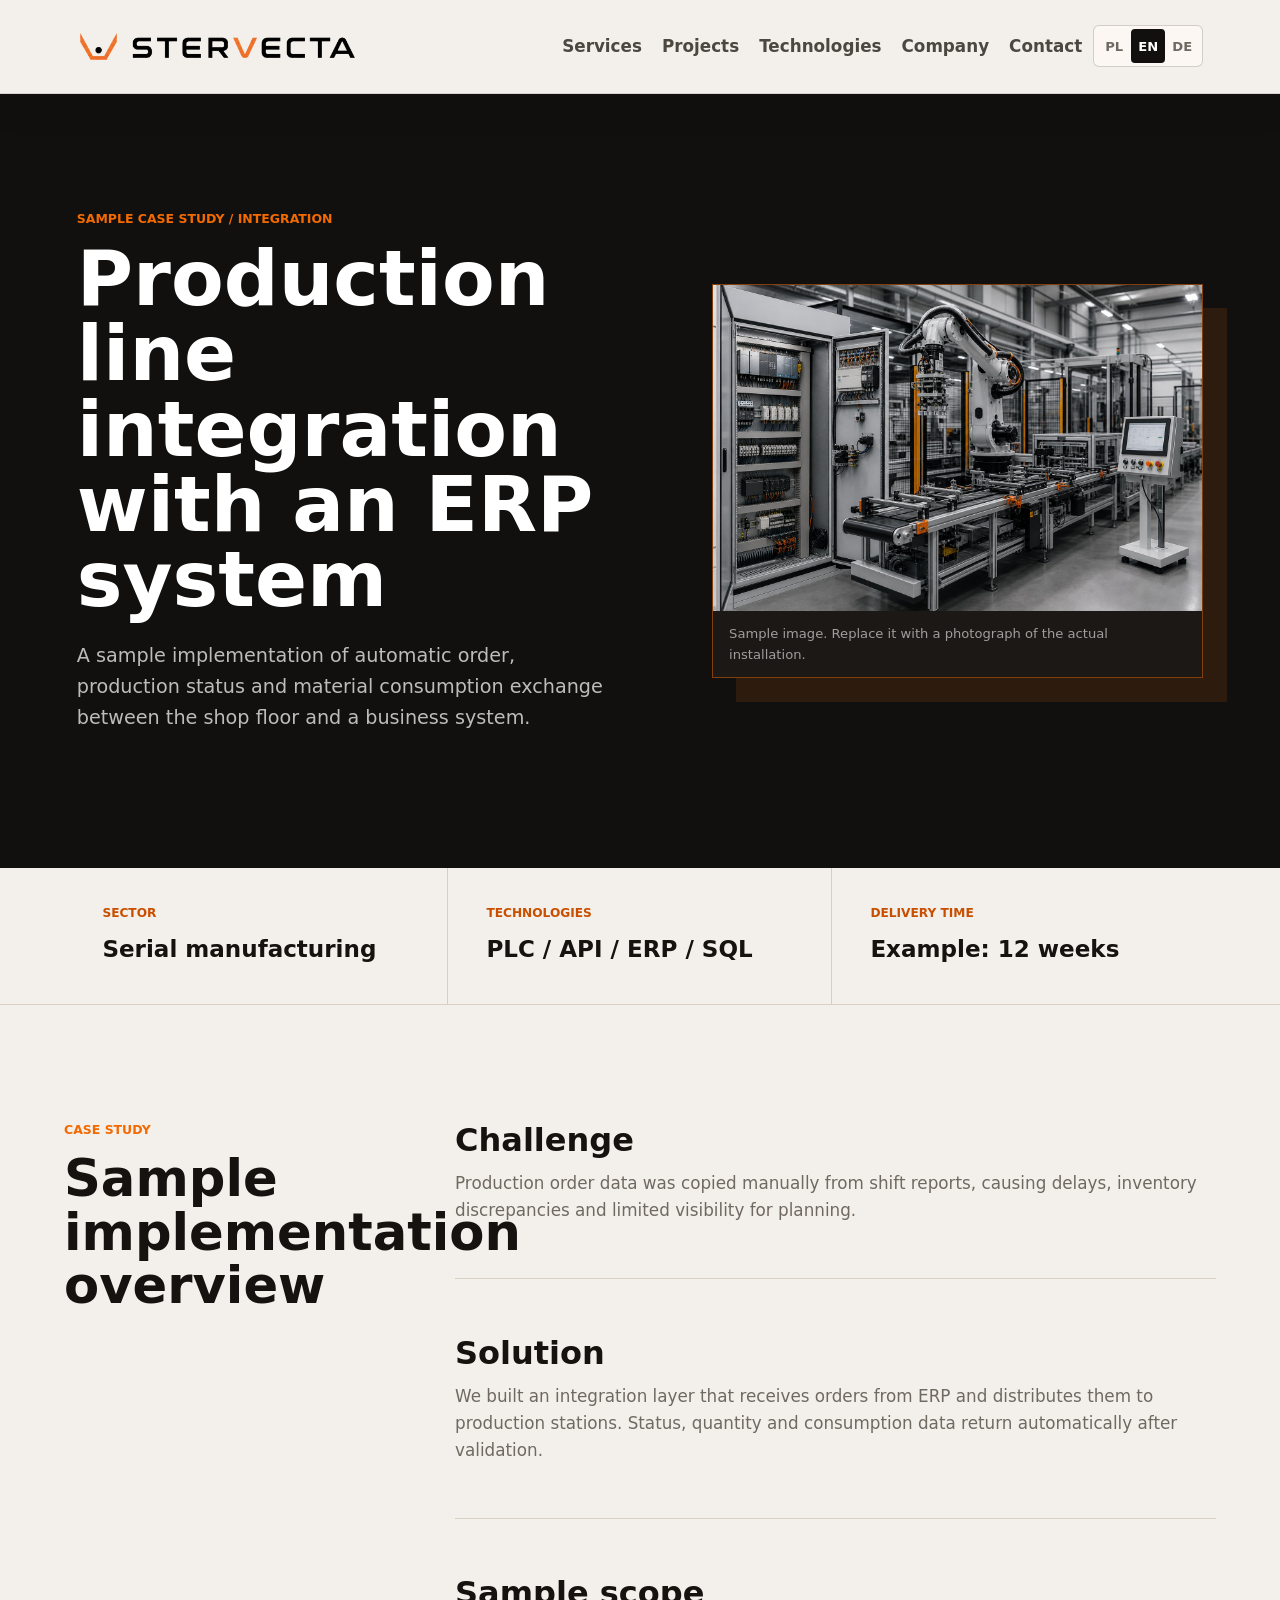
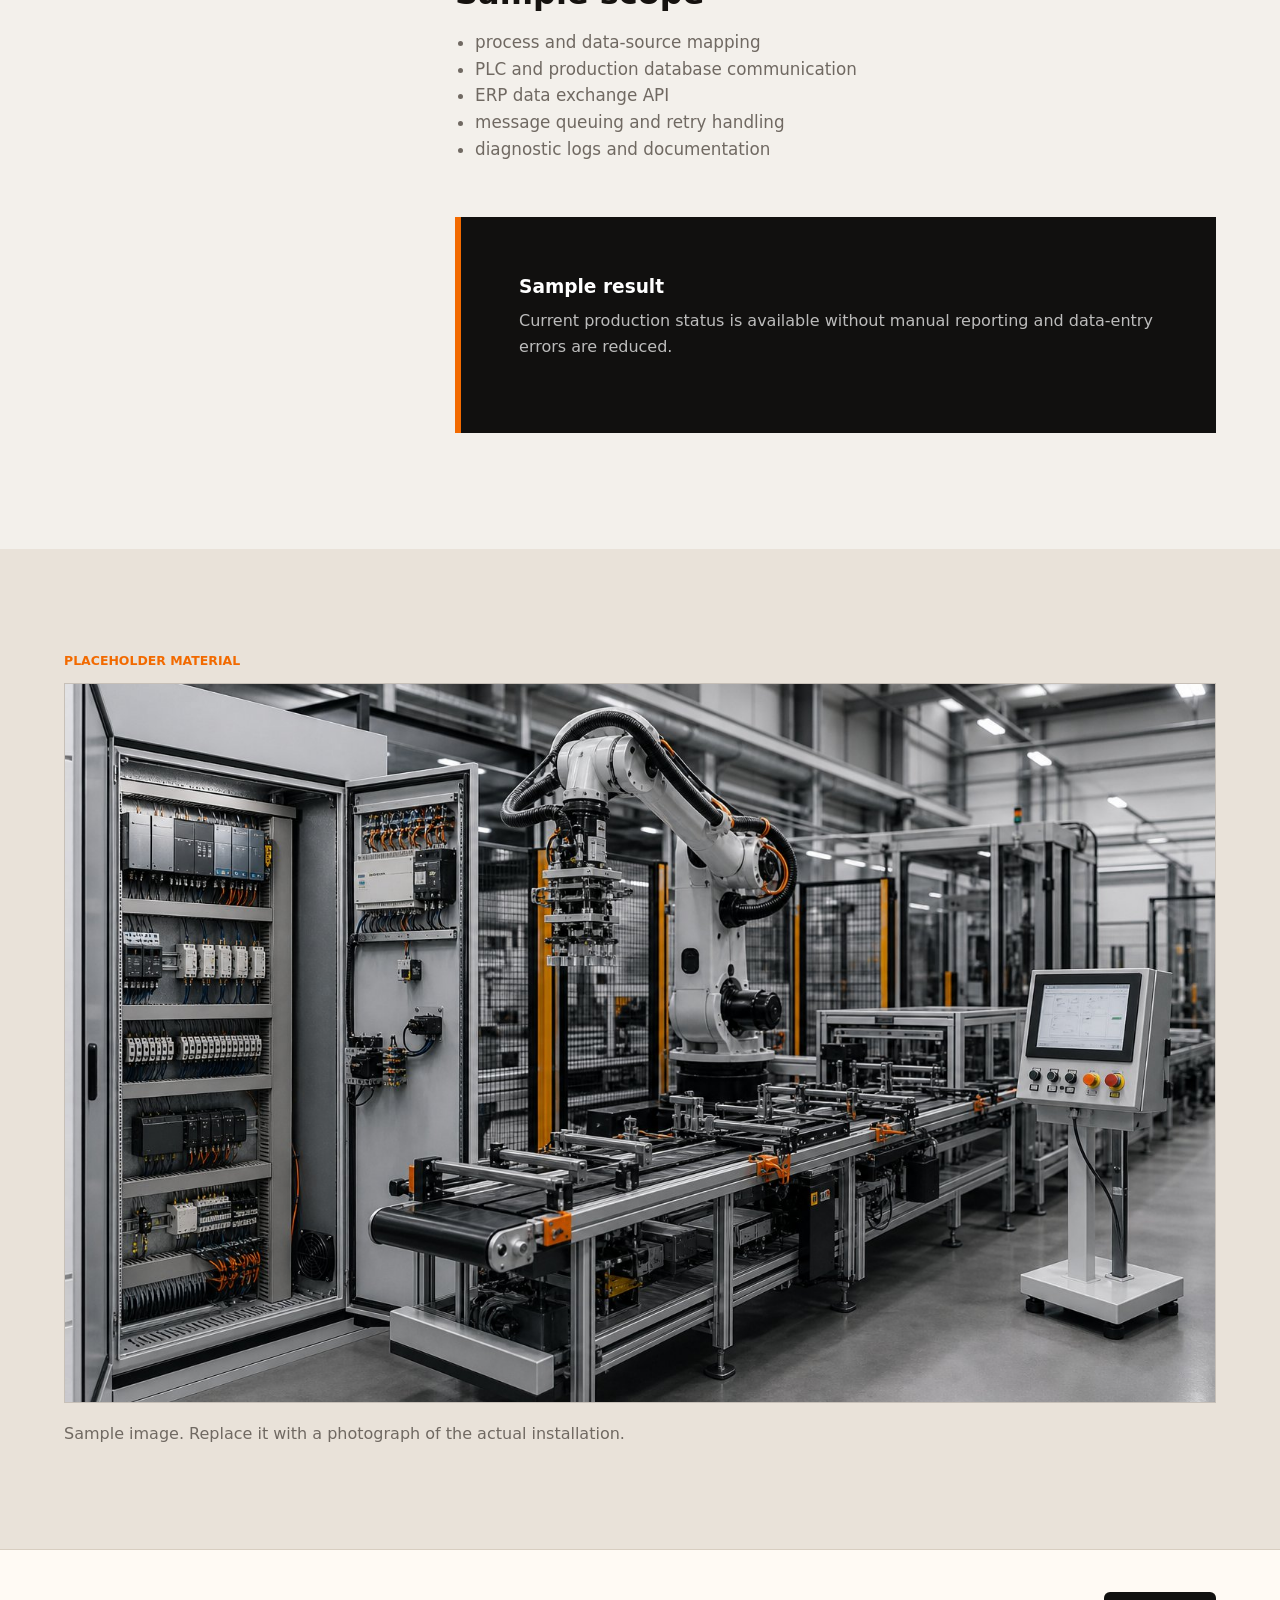
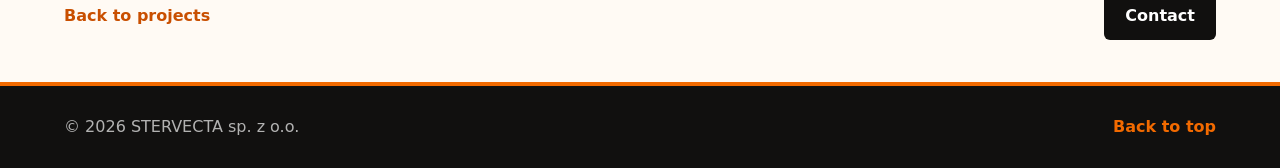
<file: realizacje/integracja-produkcji-erp.html>
<!doctype html>
<html lang="pl">
  <head>
    <meta charset="utf-8">
    <meta name="viewport" content="width=device-width, initial-scale=1">
    <title>Integracja linii produkcyjnej z systemem ERP | STERVECTA</title>
    <meta name="description" content="Przykładowy opis wdrożenia automatycznej wymiany zleceń, statusów produkcji i zużycia materiałów pomiędzy halą a systemem biznesowym.">
    <link rel="stylesheet" href="../styles.css?v=20260614-9">
    <link rel="stylesheet" href="realizacje.css?v=20260614-1">
  </head>
  <body class="project-page" data-project="erp">
    <header class="site-header">
      <a class="brand" href="../index.html" aria-label="STERVECTA">
        <img class="brand-logo" src="../assets/logo-stervecta.png?v=20260614-1" alt="STERVECTA">
      </a>
      <nav class="site-nav" id="site-nav" aria-label="Główne">
        <a href="../index.html#uslugi" data-common-text="navServices">Usługi</a>
        <a href="../index.html#realizacje" data-common-text="navProjects">Realizacje</a>
        <a href="../index.html#technologie" data-common-text="navTech">Technologie</a>
        <a href="../index.html#firma" data-common-text="navCompany">Firma</a>
        <a href="../index.html#kontakt" data-common-text="navContact">Kontakt</a>
        <div class="language-switcher" role="group" aria-label="Wybór języka">
          <button type="button" data-language="pl" aria-pressed="true">PL</button>
          <button type="button" data-language="en" aria-pressed="false">EN</button>
          <button type="button" data-language="de" aria-pressed="false">DE</button>
        </div>
      </nav>
      <div class="header-actions">
        <button class="menu-toggle" type="button" aria-expanded="false" aria-controls="site-nav" aria-label="Otwórz menu"><span></span><span></span><span></span></button>
      </div>
    </header>

    <main class="project-main" id="top">
      <section class="project-hero">
        <div>
          <p class="eyebrow" data-project-text="eyebrow">Przykładowa realizacja / Integracja</p>
          <h1 data-project-text="title">Integracja linii produkcyjnej z systemem ERP</h1>
          <p class="project-hero-copy" data-project-text="lead">Przykładowy opis wdrożenia automatycznej wymiany zleceń, statusów produkcji i zużycia materiałów pomiędzy halą a systemem biznesowym.</p>
        </div>
        <figure class="project-hero-media">
          <img src="../assets/realizacje/integracja-produkcji-erp.jpg" alt="Automatyczna linia produkcyjna">
          <figcaption data-project-text="imageNote">Przykładowa grafika do późniejszej wymiany.</figcaption>
        </figure>
      </section>

      <section class="project-summary" aria-label="Podsumowanie projektu">
        <div><span data-common-text="sectorLabel">Branża</span><strong data-project-text="sector">Produkcja seryjna</strong></div>
        <div><span data-common-text="scopeLabel">Technologie</span><strong data-project-text="scope">PLC / API / ERP / SQL</strong></div>
        <div><span data-common-text="durationLabel">Czas realizacji</span><strong data-project-text="duration">Przykładowo: 12 tygodni</strong></div>
      </section>

      <section class="project-story">
        <aside><p class="eyebrow">Case study</p><h2 data-common-text="detailsTitle">Opis przykładowego wdrożenia</h2></aside>
        <div>
          <article class="project-copy-block"><h3 data-project-text="challenge">Wyzwanie</h3><p data-project-text="challengeText">Dane o realizacji zleceń były przepisywane ręcznie z raportów zmianowych. Powodowało to opóźnienia, rozbieżności w stanach materiałowych i brak bieżącej informacji dla planowania.</p></article>
          <article class="project-copy-block"><h3 data-project-text="solution">Rozwiązanie</h3><p data-project-text="solutionText">Przygotowaliśmy warstwę integracyjną pobierającą zlecenia z ERP i przekazującą je do stanowisk produkcyjnych. Statusy, ilości oraz zużycia wracają automatycznie po przejściu kontroli poprawności.</p></article>
          <article class="project-copy-block"><h3 data-project-text="elements">Zakres przykładowy</h3><ul data-project-list>
              <li>Mapowanie procesu i źródeł danych</li>
              <li>Komunikacja ze sterownikami i bazą produkcyjną</li>
              <li>API wymiany danych z ERP</li>
              <li>Kolejkowanie i ponawianie transmisji</li>
              <li>Logi diagnostyczne oraz dokumentacja</li>
            </ul></article>
          <article class="project-result"><h3 data-project-text="result">Przykładowy efekt</h3><p data-project-text="resultText">Aktualny status produkcji jest dostępny bez ręcznego raportowania, a błędy przepisywania danych zostały ograniczone.</p></article>
        </div>
      </section>

      <section class="project-gallery">
        <p class="eyebrow" data-common-text="galleryTitle">Materiał zastępczy</p>
        <img src="../assets/realizacje/integracja-produkcji-erp.jpg" alt="Automatyczna linia produkcyjna">
        <p class="project-gallery-note" data-project-text="imageNote">Przykładowa grafika do późniejszej wymiany.</p>
      </section>

      <section class="project-next">
        <a class="project-back" href="../index.html#realizacje" data-project-text="back">Wróć do realizacji</a>
        <a class="button primary dark" href="../index.html#kontakt" data-common-text="navContact">Kontakt</a>
      </section>
    </main>

    <footer class="site-footer"><span>&copy; 2026 STERVECTA sp. z o.o.</span><a href="#top" data-common-text="footerTop">Do góry</a></footer>
    <script src="realizacje.js?v=20260614-1"></script>
  </body>
</html>
</file>
<file: styles.css>
:root {
  --header-offset: 124px;
  --bg: #f3f0eb;
  --surface: #fffaf4;
  --surface-strong: #f8efe3;
  --ink: #15120f;
  --muted: #706962;
  --line: #d8cec1;
  --dark: #11100f;
  --dark-2: #1c1815;
  --dark-3: #2b241f;
  --accent: #f26a00;
  --accent-strong: #c94f00;
  --accent-soft: #fff0df;
  --steel: #34383c;
  --radius: 6px;
  font-family: Inter, ui-sans-serif, system-ui, -apple-system, BlinkMacSystemFont, "Segoe UI", sans-serif;
}

* {
  box-sizing: border-box;
}

html {
  scroll-behavior: smooth;
  scroll-padding-top: var(--header-offset);
}

section[id] {
  scroll-margin-top: var(--header-offset);
}

body {
  margin: 0;
  background:
    radial-gradient(circle at 16% 18%, rgba(242, 106, 0, 0.10) 0 2px, transparent 3px),
    radial-gradient(circle at 84% 34%, rgba(21, 18, 15, 0.11) 0 2px, transparent 3px),
    radial-gradient(circle at 72% 82%, rgba(242, 106, 0, 0.08) 0 2px, transparent 3px),
    linear-gradient(118deg, transparent 0 24%, rgba(21, 18, 15, 0.035) 24.08% 24.18%, transparent 24.28%),
    linear-gradient(32deg, transparent 0 70%, rgba(242, 106, 0, 0.05) 70.08% 70.18%, transparent 70.28%),
    var(--bg);
  color: var(--ink);
  line-height: 1.6;
}

a {
  color: inherit;
  text-decoration: none;
}

.site-header {
  position: sticky;
  top: 0;
  z-index: 10;
  display: flex;
  align-items: center;
  justify-content: space-between;
  gap: 28px;
  padding: 22px max(clamp(28px, 6vw, 94px), calc((100vw - 1640px) / 2));
  background: rgba(243, 240, 235, 0.96);
  border-bottom: 1px solid rgba(21, 18, 15, 0.12);
  box-shadow: 0 14px 34px rgba(21, 18, 15, 0.08);
  backdrop-filter: blur(16px);
}

.brand {
  display: inline-flex;
  align-items: center;
  max-width: 430px;
  font-weight: 850;
}

.brand-logo {
  display: block;
  width: min(336px, 70vw);
  height: auto;
}

.header-actions {
  display: none;
  align-items: center;
  gap: 12px;
  flex-shrink: 0;
}

.language-switcher {
  display: inline-flex;
  align-items: center;
  flex: 0 0 auto;
  padding: 3px;
  border: 1px solid rgba(21, 18, 15, 0.18);
  border-radius: var(--radius);
  background: rgba(255, 250, 244, 0.72);
  line-height: 1;
}

.language-switcher button {
  min-width: 38px;
  height: 34px;
  padding: 0 8px;
  border: 0;
  border-radius: 4px;
  background: transparent;
  color: var(--muted);
  font: inherit;
  font-size: 0.82rem;
  font-weight: 900;
  cursor: pointer;
}

.language-switcher button:hover {
  color: var(--accent-strong);
}

.language-switcher button[aria-pressed="true"] {
  background: var(--dark);
  color: white;
}
.menu-toggle {
  display: none;
  align-items: center;
  justify-content: center;
  width: 52px;
  height: 46px;
  padding: 0;
  border: 1px solid rgba(21, 18, 15, 0.18);
  border-radius: var(--radius);
  background: rgba(255, 250, 244, 0.74);
  cursor: pointer;
}

.menu-toggle span {
  position: absolute;
  width: 24px;
  height: 2px;
  border-radius: 999px;
  background: var(--ink);
  transition: transform 160ms ease, opacity 160ms ease;
}

.menu-toggle span:nth-child(1) {
  transform: translateY(-8px);
}

.menu-toggle span:nth-child(3) {
  transform: translateY(8px);
}

.site-header.menu-open .menu-toggle span:nth-child(1) {
  transform: rotate(45deg);
}

.site-header.menu-open .menu-toggle span:nth-child(2) {
  opacity: 0;
}

.site-header.menu-open .menu-toggle span:nth-child(3) {
  transform: rotate(-45deg);
}

.site-nav {
  display: flex;
  margin-left: auto;
  flex-wrap: nowrap;
  align-items: center;
  justify-content: flex-end;
  gap: 10px;
  color: #4d4741;
  font-size: 1.2rem;
  font-weight: 850;
  white-space: nowrap;
}

.site-nav a {
  padding: 13px 16px;
  border-radius: var(--radius);
}

.site-nav a:hover {
  background: var(--accent-soft);
  color: var(--accent-strong);
}

.hero {
  position: relative;
  isolation: isolate;
  min-height: calc(100vh - 66px);
  display: grid;
  grid-template-columns: minmax(0, 1.35fr) minmax(440px, 560px);
  gap: clamp(54px, 6vw, 120px);
  align-items: center;
  overflow: hidden;
  padding: clamp(82px, 10vw, 138px) max(clamp(28px, 6vw, 94px), calc((100vw - 1640px) / 2));
  background:
    radial-gradient(ellipse at 50% 34%, rgba(242, 106, 0, 0.09), transparent 34%),
    radial-gradient(ellipse at 82% 72%, rgba(255, 255, 255, 0.055), transparent 28%),
    linear-gradient(135deg, #080706 0%, #15110f 54%, #241710 100%);
  color: white;
}


.hero::after {
  content: "";
  position: absolute;
  left: 8%;
  right: 8%;
  bottom: 11%;
  z-index: -2;
  height: 1px;
  background: linear-gradient(90deg, transparent, rgba(242, 106, 0, 0.22), transparent);
  opacity: 0.58;
  pointer-events: none;
}

.hero-content {
  max-width: 1180px;
}

.hero-panel {
  display: grid;
  gap: 0;
  overflow: hidden;
  border: 1px solid rgba(255, 122, 0, 0.34);
  border-radius: var(--radius);
  background: rgba(12, 10, 9, 0.76);
  box-shadow: 0 30px 80px rgba(0, 0, 0, 0.36);
  backdrop-filter: blur(14px);
}

.hero-panel div {
  position: relative;
  padding: clamp(26px, 2vw, 34px);
  border-bottom: 1px solid rgba(255, 122, 0, 0.18);
}

.hero-panel div:last-child {
  border-bottom: 0;
}

.hero-panel div::before {
  content: "";
  position: absolute;
  top: clamp(26px, 2vw, 34px);
  left: 0;
  width: 5px;
  height: 42px;
  background: var(--accent);
}

.hero-panel p {
  margin: 8px 0 0;
  color: rgba(255, 255, 255, 0.72);
}

.metric {
  display: block;
  color: white;
  font-weight: 900;
}

.eyebrow {
  margin: 0 0 12px;
  color: var(--accent);
  font-size: 0.78rem;
  font-weight: 900;
  letter-spacing: 0;
  text-transform: uppercase;
}

h1,
h2,
h3,
p {
  margin-top: 0;
}

h1 {
  max-width: 1160px;
  margin-bottom: 24px;
  font-size: clamp(2.7rem, 4.9vw, 5.6rem);
  line-height: 0.98;
}

h2 {
  margin-bottom: 16px;
  font-size: clamp(2rem, 4vw, 3.15rem);
  line-height: 1.08;
}

h3 {
  margin-bottom: 10px;
  font-size: 1.16rem;
  line-height: 1.25;
}

.hero-copy {
  max-width: 840px;
  color: rgba(255, 255, 255, 0.78);
  font-size: 1.16rem;
}

.hero-actions {
  display: flex;
  flex-wrap: wrap;
  gap: 12px;
  margin-top: 32px;
}

.button {
  display: inline-flex;
  align-items: center;
  justify-content: center;
  min-height: 48px;
  padding: 0 20px;
  border: 1px solid transparent;
  border-radius: var(--radius);
  font: inherit;
  font-weight: 900;
  cursor: pointer;
  transition: transform 160ms ease, box-shadow 160ms ease, background 160ms ease, color 160ms ease;
}

.button:hover {
  transform: translateY(-1px);
}

.button.primary {
  background: var(--accent);
  color: #160c05;
  box-shadow: 0 12px 28px rgba(242, 106, 0, 0.28);
}

.button.primary.dark {
  background: var(--dark);
  color: white;
  box-shadow: none;
}

.button.primary.dark:hover {
  background: var(--accent);
  color: #160c05;
}

.button.secondary {
  border-color: rgba(255, 255, 255, 0.42);
  background: rgba(255, 255, 255, 0.06);
  color: white;
}

.button.secondary:hover {
  border-color: var(--accent);
  background: rgba(242, 106, 0, 0.14);
}

.section {
  padding: clamp(60px, 8vw, 98px) clamp(20px, 5vw, 72px);
}

main > .section:not(.intro):not(.split):not(.contact) {
  background-image:
    linear-gradient(90deg, transparent 0 76%, rgba(242, 106, 0, 0.045) 76% 76.14%, transparent 76.26%),
    linear-gradient(0deg, transparent 0 68%, rgba(21, 18, 15, 0.035) 68% 68.12%, transparent 68.24%);
  background-size: 520px 260px;
  background-position: center top;
}

.intro {
  position: relative;
  overflow: hidden;
  background: var(--dark);
  color: white;
}

.intro::before {
  content: "";
  position: absolute;
  inset: 0;
  background:
    linear-gradient(90deg, rgba(242, 106, 0, 0.16) 1px, transparent 1px) 0 0 / 56px 56px,
    linear-gradient(180deg, rgba(255, 255, 255, 0.06) 1px, transparent 1px) 0 0 / 56px 56px;
  opacity: 0.55;
}

.lead {
  position: relative;
  max-width: 1050px;
  margin: 0;
  border-left: 6px solid var(--accent);
  padding-left: clamp(18px, 3vw, 32px);
  font-size: clamp(1.35rem, 3vw, 2.15rem);
  line-height: 1.28;
}

.section-heading {
  max-width: 780px;
  margin-bottom: 32px;
}

.section-heading p,
.company-copy p {
  color: var(--muted);
}

.service-grid,
.case-grid {
  display: grid;
  grid-template-columns: repeat(3, minmax(0, 1fr));
  gap: 18px;
}

.service-card,
.case-card {
  position: relative;
  min-height: 220px;
  padding: 24px;
  overflow: hidden;
  background: linear-gradient(180deg, #fffaf4, #f8efe3);
  border: 1px solid rgba(21, 18, 15, 0.12);
  border-radius: var(--radius);
  box-shadow: 0 16px 34px rgba(21, 18, 15, 0.07);
}

.service-card::before,
.case-card::before {
  content: "";
  position: absolute;
  inset: 0 auto 0 0;
  width: 5px;
  background: var(--accent);
}

.service-card:hover,
.case-card:hover {
  border-color: rgba(242, 106, 0, 0.42);
  box-shadow: 0 22px 42px rgba(21, 18, 15, 0.11);
}

.service-card p,
.case-card p,
.split p {
  color: var(--muted);
}

.card-kicker {
  display: inline-flex;
  align-items: center;
  justify-content: center;
  min-width: 36px;
  min-height: 28px;
  margin-bottom: 18px;
  background: var(--dark);
  color: var(--accent);
  font-weight: 900;
}

.process {
  background:
    linear-gradient(90deg, rgba(21, 18, 15, 0.05) 1px, transparent 1px) 0 0 / 44px 44px,
    #ebe4dc;
  border-block: 1px solid var(--line);
}

.process-list {
  display: grid;
  grid-template-columns: repeat(4, minmax(0, 1fr));
  gap: 0;
  margin: 0;
  padding: 0;
  list-style: none;
  border-top: 1px solid rgba(21, 18, 15, 0.16);
  border-left: 1px solid rgba(21, 18, 15, 0.16);
  background: rgba(255, 250, 244, 0.58);
}

.process-list li {
  min-height: 210px;
  padding: 24px;
  border-right: 1px solid rgba(21, 18, 15, 0.16);
  border-bottom: 1px solid rgba(21, 18, 15, 0.16);
}

.process-list span {
  display: block;
  margin-bottom: 16px;
  color: var(--accent-strong);
  font-weight: 900;
}

.process-list p {
  color: var(--muted);
}

.case-card strong {
  display: block;
  color: var(--dark);
}


.case-link {
  display: inline-flex;
  align-items: center;
  gap: 8px;
  margin-top: 22px;
  color: var(--accent-strong);
  font-weight: 900;
}

.case-link::after {
  content: "→";
  transition: transform 160ms ease;
}

.case-link:hover::after {
  transform: translateX(4px);
}

#realizacje[data-show-project-links="false"] [data-project-link] {
  display: none;
}
.split {
  display: grid;
  grid-template-columns: minmax(0, 0.9fr) minmax(0, 1.1fr);
  gap: clamp(28px, 6vw, 80px);
  align-items: start;
  background:
    linear-gradient(90deg, rgba(255, 122, 0, 0.10) 1px, transparent 1px) 0 0 / 54px 54px,
    linear-gradient(180deg, rgba(255, 255, 255, 0.06) 1px, transparent 1px) 0 0 / 54px 54px,
    var(--dark-2);
  color: white;
}

.split .eyebrow {
  color: #ff8b22;
}

.split p {
  color: rgba(255, 255, 255, 0.74);
}

.tag-cloud {
  display: flex;
  flex-wrap: wrap;
  gap: 10px;
}

.tag-cloud span {
  display: inline-flex;
  align-items: center;
  min-height: 38px;
  padding: 0 14px;
  border: 1px solid rgba(255, 122, 0, 0.30);
  border-radius: var(--radius);
  background: rgba(255, 122, 0, 0.10);
  color: white;
  font-weight: 800;
}

.company {
  display: grid;
  grid-template-columns: minmax(0, 1fr) minmax(280px, 470px);
  gap: clamp(28px, 6vw, 80px);
  align-items: start;
  background: var(--surface);
}

.company-facts {
  display: grid;
  gap: 1px;
  overflow: hidden;
  margin: 0;
  border: 1px solid rgba(21, 18, 15, 0.14);
  border-radius: var(--radius);
  background: rgba(21, 18, 15, 0.14);
  box-shadow: 0 18px 36px rgba(21, 18, 15, 0.08);
}

.company-facts div {
  padding: 20px;
  background: #fffaf4;
}

.company-facts dt {
  margin-bottom: 6px;
  color: var(--accent-strong);
  font-weight: 900;
}

.company-facts dd {
  margin: 0;
  color: var(--muted);
}

.contact {
  display: grid;
  grid-template-columns: minmax(0, 0.85fr) minmax(280px, 520px);
  gap: clamp(28px, 6vw, 80px);
  background:
    linear-gradient(135deg, rgba(242, 106, 0, 0.10), transparent 34%),
    #f7efe6;
  border-top: 1px solid var(--line);
}

.contact-lines {
  display: grid;
  gap: 8px;
  margin-top: 26px;
  color: var(--accent-strong);
  font-weight: 900;
}

.contact-form {
  display: grid;
  gap: 16px;
  padding: clamp(20px, 3vw, 30px);
  background: #fffaf4;
  border: 1px solid rgba(21, 18, 15, 0.13);
  border-radius: var(--radius);
  box-shadow: 0 22px 48px rgba(21, 18, 15, 0.10);
}

label {
  display: grid;
  gap: 7px;
  color: #514a43;
  font-weight: 800;
}

input,
textarea {
  width: 100%;
  border: 1px solid var(--line);
  border-radius: var(--radius);
  padding: 12px 14px;
  background: #fffdf9;
  color: var(--ink);
  font: inherit;
}

input:focus,
textarea:focus {
  outline: 3px solid rgba(242, 106, 0, 0.20);
  border-color: var(--accent);
}

.form-status {
  min-height: 24px;
  color: var(--dark);
  font-weight: 900;
}

.site-footer {
  display: flex;
  justify-content: space-between;
  gap: 18px;
  padding: 28px clamp(20px, 5vw, 72px);
  background: var(--dark);
  border-top: 4px solid var(--accent);
  color: rgba(255, 255, 255, 0.68);
}

.site-footer a {
  color: var(--accent);
  font-weight: 900;
}



@media (min-width: 1500px) {
  .section {
    padding-inline: max(96px, calc((100vw - 1640px) / 2));
  }

  .service-grid,
  .case-grid {
    gap: 24px;
  }

  .contact,
  .split,
  .company {
    gap: clamp(44px, 7vw, 112px);
  }
}
@media (min-width: 1500px) {
  .site-header {
    padding-inline: max(112px, calc((100vw - 1640px) / 2));
  }

  .hero {
    grid-template-columns: minmax(0, 1.35fr) minmax(500px, 600px);
    padding-inline: max(112px, calc((100vw - 1640px) / 2));
  }

  .hero-content {
    max-width: 1280px;
  }

  h1 {
    max-width: 1240px;
  }
}

@media (max-width: 1240px) {
  .hero {
    grid-template-columns: minmax(0, 1fr) minmax(360px, 460px);
  }
}
@media (max-width: 980px) {
  .hero,
  .service-grid,
  .case-grid,
  .process-list {
    grid-template-columns: 1fr 1fr;
  }

  .hero-panel {
    max-width: 680px;
  }
}

@media (min-width: 1121px) and (max-width: 1450px) {
  .site-header {
    gap: 16px;
  }

  .brand-logo {
    width: clamp(250px, 22vw, 310px);
  }

  .site-nav {
    gap: 2px;
    font-size: 1.05rem;
  }

  .site-nav a {
    padding: 11px 9px;
  }

  .language-switcher button {
    min-width: 34px;
    padding-inline: 6px;
  }
}
@media (max-width: 1120px) {
  .site-header {
    display: grid;
    grid-template-columns: minmax(0, 1fr) auto;
    align-items: center;
    gap: 16px;
  }

  .brand-logo {
    width: min(300px, 64vw);
  }

  .menu-toggle {
    position: relative;
    display: inline-flex;
  }

  .header-actions {
    display: flex;
    grid-column: 2;
    grid-row: 1;
  }

  .site-nav {
    grid-column: 1 / -1;
    grid-row: 2;
    display: grid;
    margin-left: 0;
    grid-template-columns: 1fr;
    width: 100%;
    max-height: 0;
    overflow: hidden;
    gap: 4px;
    padding: 0;
    border: 0;
    opacity: 0;
    transition: max-height 220ms ease, opacity 180ms ease, padding 180ms ease, border-color 180ms ease;
  }

  .site-header.menu-open .site-nav {
    max-height: 480px;
    padding: 10px 0 2px;
    border-top: 1px solid rgba(21, 18, 15, 0.12);
    opacity: 1;
  }

  .site-nav a {
    padding: 14px 12px;
  }

  .site-nav .language-switcher {
    display: grid;
    grid-template-columns: repeat(3, 1fr);
    width: 100%;
    margin-top: 8px;
  }

  .site-nav .language-switcher button {
    width: 100%;
    min-width: 0;
    height: 40px;
  }
}

@media (max-width: 760px) {
  .language-switcher {
    padding: 2px;
  }

  .language-switcher button {
    min-width: 34px;
    height: 32px;
    padding-inline: 6px;
  }

  .contact,
  .split,
  .company,
  .service-grid,
  .case-grid,
  .process-list {
    grid-template-columns: 1fr;
  }

  .hero {
    grid-template-columns: 1fr;
  }

  .site-header {
    padding: 18px clamp(20px, 5vw, 72px);
  }

  .site-nav {
    justify-content: flex-start;
  }

  .hero {
    min-height: auto;
  }

  h1 {
    font-size: 3rem;
  }

  .site-footer {
    flex-direction: column;
  }
}
</file>
<file: realizacje/realizacje.css>
.project-page {
  background: var(--bg);
}

.project-main {
  overflow: hidden;
}

.project-hero {
  display: grid;
  grid-template-columns: minmax(0, 1fr) minmax(420px, 0.9fr);
  gap: clamp(42px, 7vw, 110px);
  align-items: center;
  min-height: 650px;
  padding: clamp(72px, 9vw, 130px) max(clamp(24px, 6vw, 94px), calc((100vw - 1640px) / 2));
  background: var(--dark);
  color: white;
}

.project-hero h1 {
  max-width: 920px;
  margin: 12px 0 24px;
  font-size: clamp(3rem, 6vw, 6.4rem);
  line-height: 0.98;
}

.project-hero-copy {
  max-width: 760px;
  color: rgba(255, 255, 255, 0.72);
  font-size: clamp(1.05rem, 1.5vw, 1.28rem);
}

.project-hero-media {
  margin: 0;
  border: 1px solid rgba(242, 106, 0, 0.48);
  background: var(--dark-2);
  box-shadow: 24px 24px 0 rgba(242, 106, 0, 0.12);
}

.project-hero-media img {
  display: block;
  width: 100%;
  aspect-ratio: 3 / 2;
  object-fit: cover;
}

.project-hero-media figcaption {
  padding: 12px 16px;
  color: rgba(255, 255, 255, 0.58);
  font-size: 0.82rem;
}

.project-summary,
.project-story,
.project-gallery,
.project-next {
  padding-inline: max(clamp(20px, 5vw, 72px), calc((100vw - 1640px) / 2));
}

.project-summary {
  display: grid;
  grid-template-columns: repeat(3, minmax(0, 1fr));
  border-bottom: 1px solid var(--line);
}

.project-summary div {
  padding: 36px clamp(20px, 3vw, 42px);
  border-right: 1px solid var(--line);
}

.project-summary div:last-child {
  border-right: 0;
}

.project-summary span {
  display: block;
  margin-bottom: 8px;
  color: var(--accent-strong);
  font-size: 0.76rem;
  font-weight: 900;
  text-transform: uppercase;
}

.project-summary strong {
  font-size: clamp(1.1rem, 1.8vw, 1.45rem);
}

.project-story {
  display: grid;
  grid-template-columns: minmax(220px, 0.55fr) minmax(0, 1.45fr);
  gap: clamp(40px, 8vw, 140px);
  padding-block: clamp(70px, 9vw, 130px);
}

.project-story aside {
  position: sticky;
  top: 150px;
  align-self: start;
}

.project-story h2 {
  margin-top: 0;
  font-size: clamp(2rem, 4vw, 4.2rem);
  line-height: 1.04;
}

.project-copy-block + .project-copy-block {
  margin-top: 54px;
  padding-top: 54px;
  border-top: 1px solid var(--line);
}

.project-copy-block h3 {
  font-size: clamp(1.45rem, 2.5vw, 2.3rem);
}

.project-copy-block p,
.project-copy-block li {
  color: var(--muted);
  font-size: 1.05rem;
}

.project-copy-block ul {
  padding-left: 20px;
}

.project-result {
  margin-top: 54px;
  padding: clamp(28px, 5vw, 58px);
  border-left: 6px solid var(--accent);
  background: var(--dark);
  color: white;
}

.project-result p {
  color: rgba(255, 255, 255, 0.72);
}

.project-gallery {
  padding-block: clamp(60px, 8vw, 110px);
  background: #e9e2d9;
}

.project-gallery img {
  display: block;
  width: 100%;
  max-height: 720px;
  object-fit: cover;
  border: 1px solid rgba(21, 18, 15, 0.16);
}

.project-gallery-note {
  max-width: 760px;
  margin: 18px 0 0;
  color: var(--muted);
}

.project-next {
  display: flex;
  justify-content: space-between;
  align-items: center;
  gap: 24px;
  padding-block: 42px;
  background: var(--surface);
  border-top: 1px solid var(--line);
}

.project-back {
  color: var(--accent-strong);
  font-weight: 900;
}

@media (max-width: 980px) {
  .project-hero,
  .project-story {
    grid-template-columns: 1fr;
  }

  .project-hero-media {
    max-width: 760px;
  }

  .project-story aside {
    position: static;
  }
}

@media (max-width: 700px) {
  .project-hero {
    min-height: auto;
    padding-top: 64px;
  }

  .project-summary {
    grid-template-columns: 1fr;
  }

  .project-summary div {
    border-right: 0;
    border-bottom: 1px solid var(--line);
  }

  .project-next {
    align-items: flex-start;
    flex-direction: column;
  }
}
</file>
